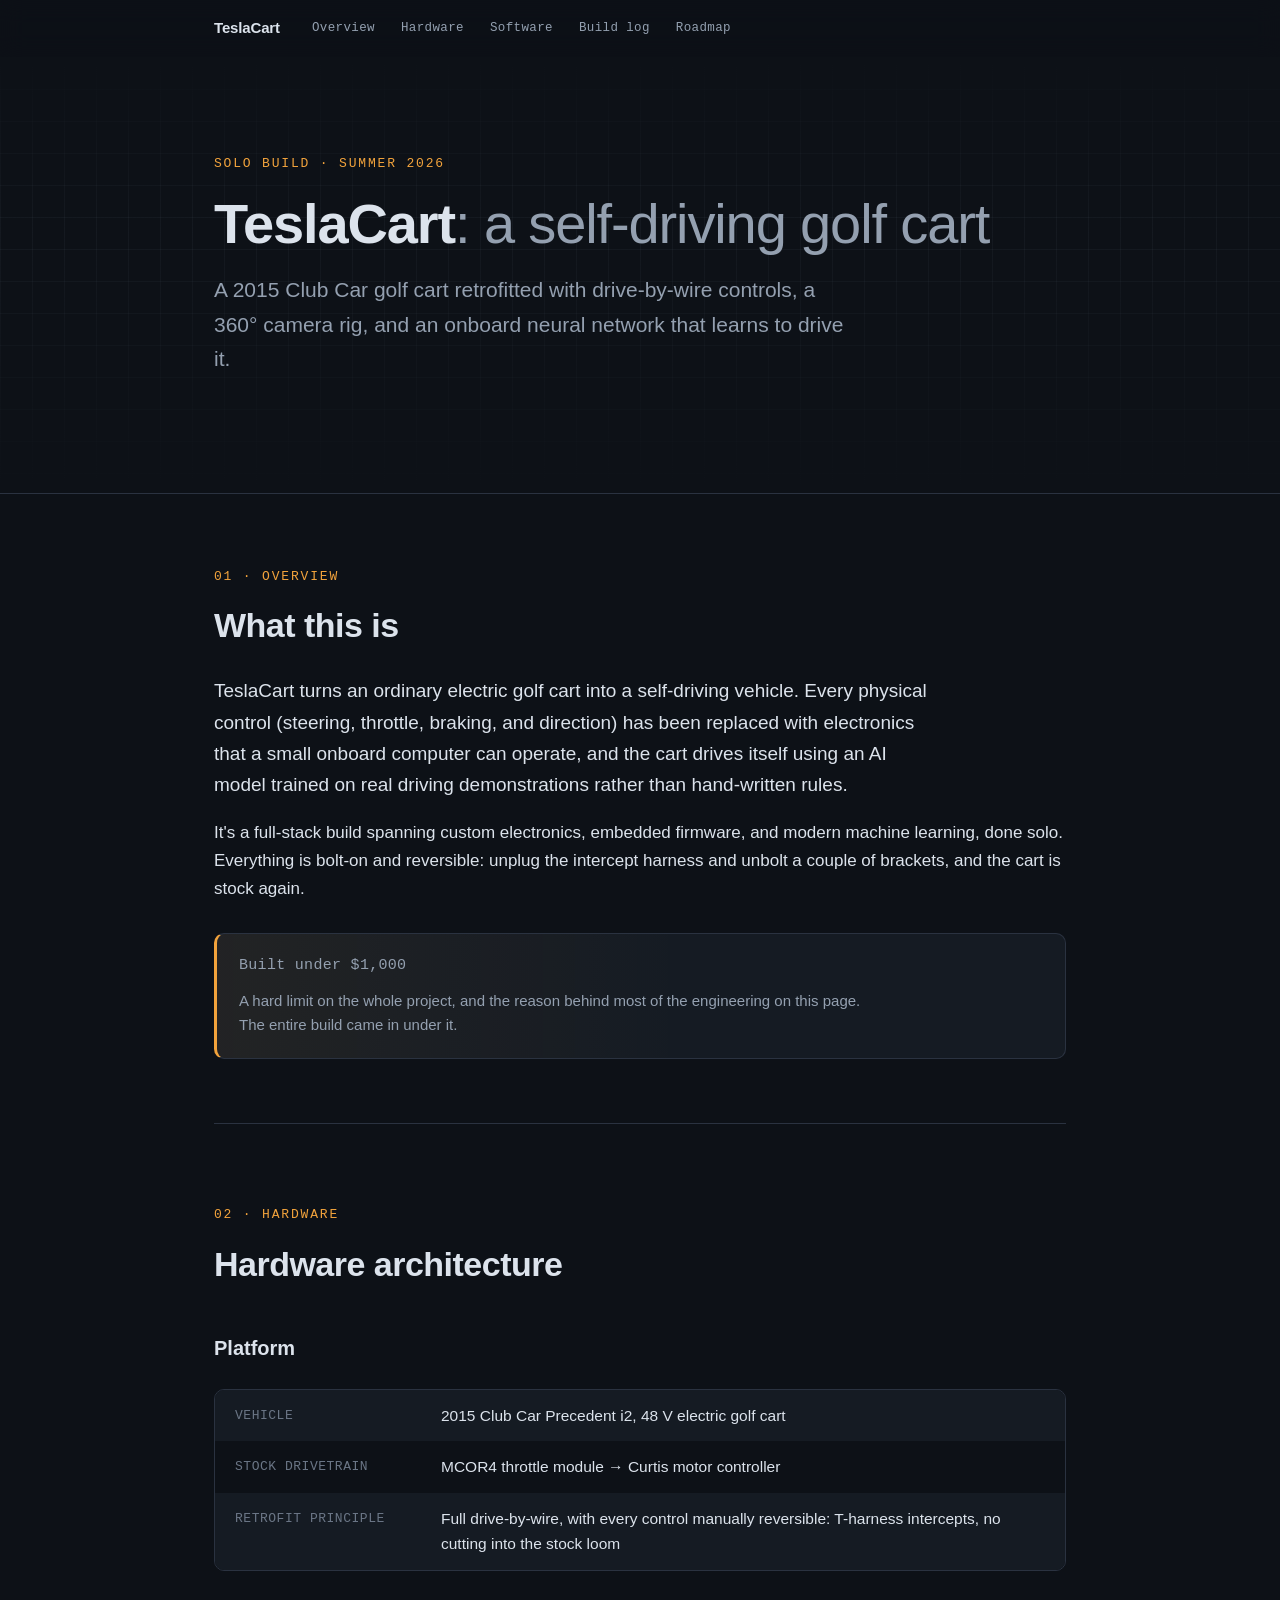
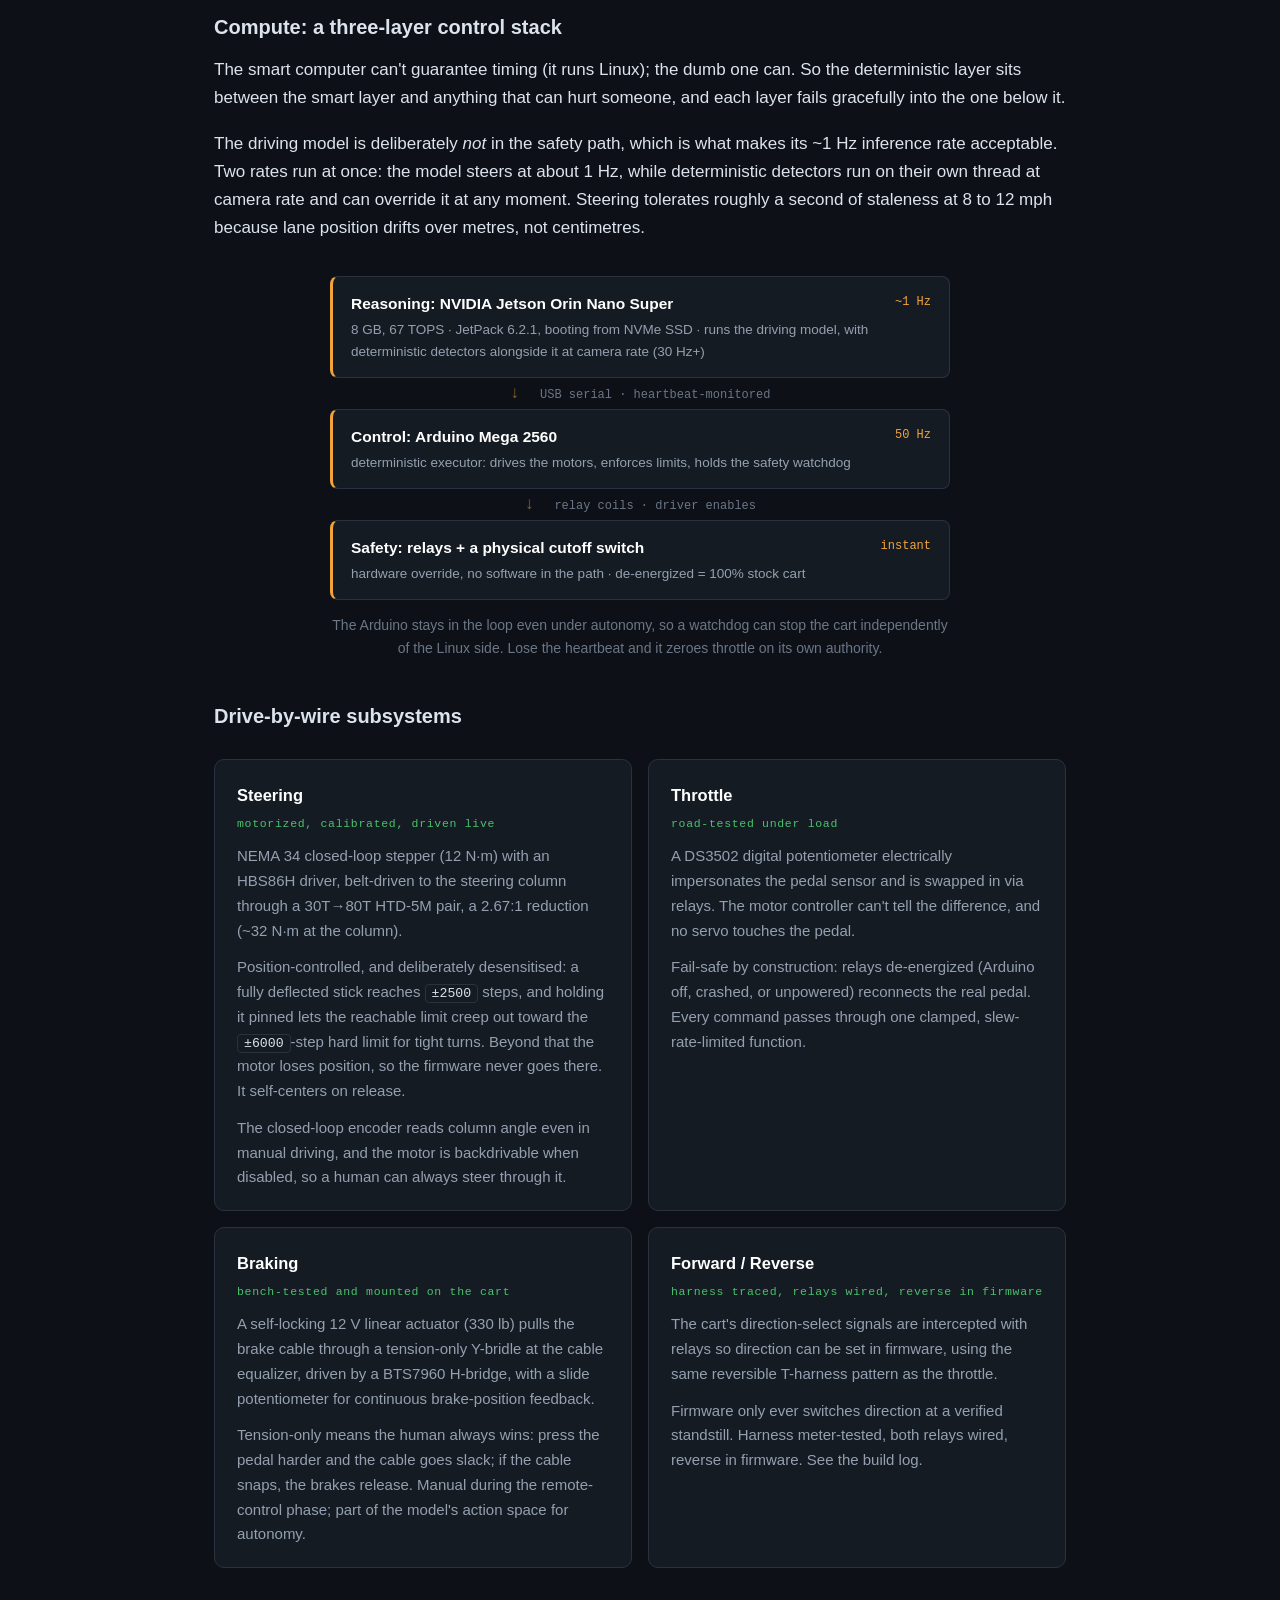
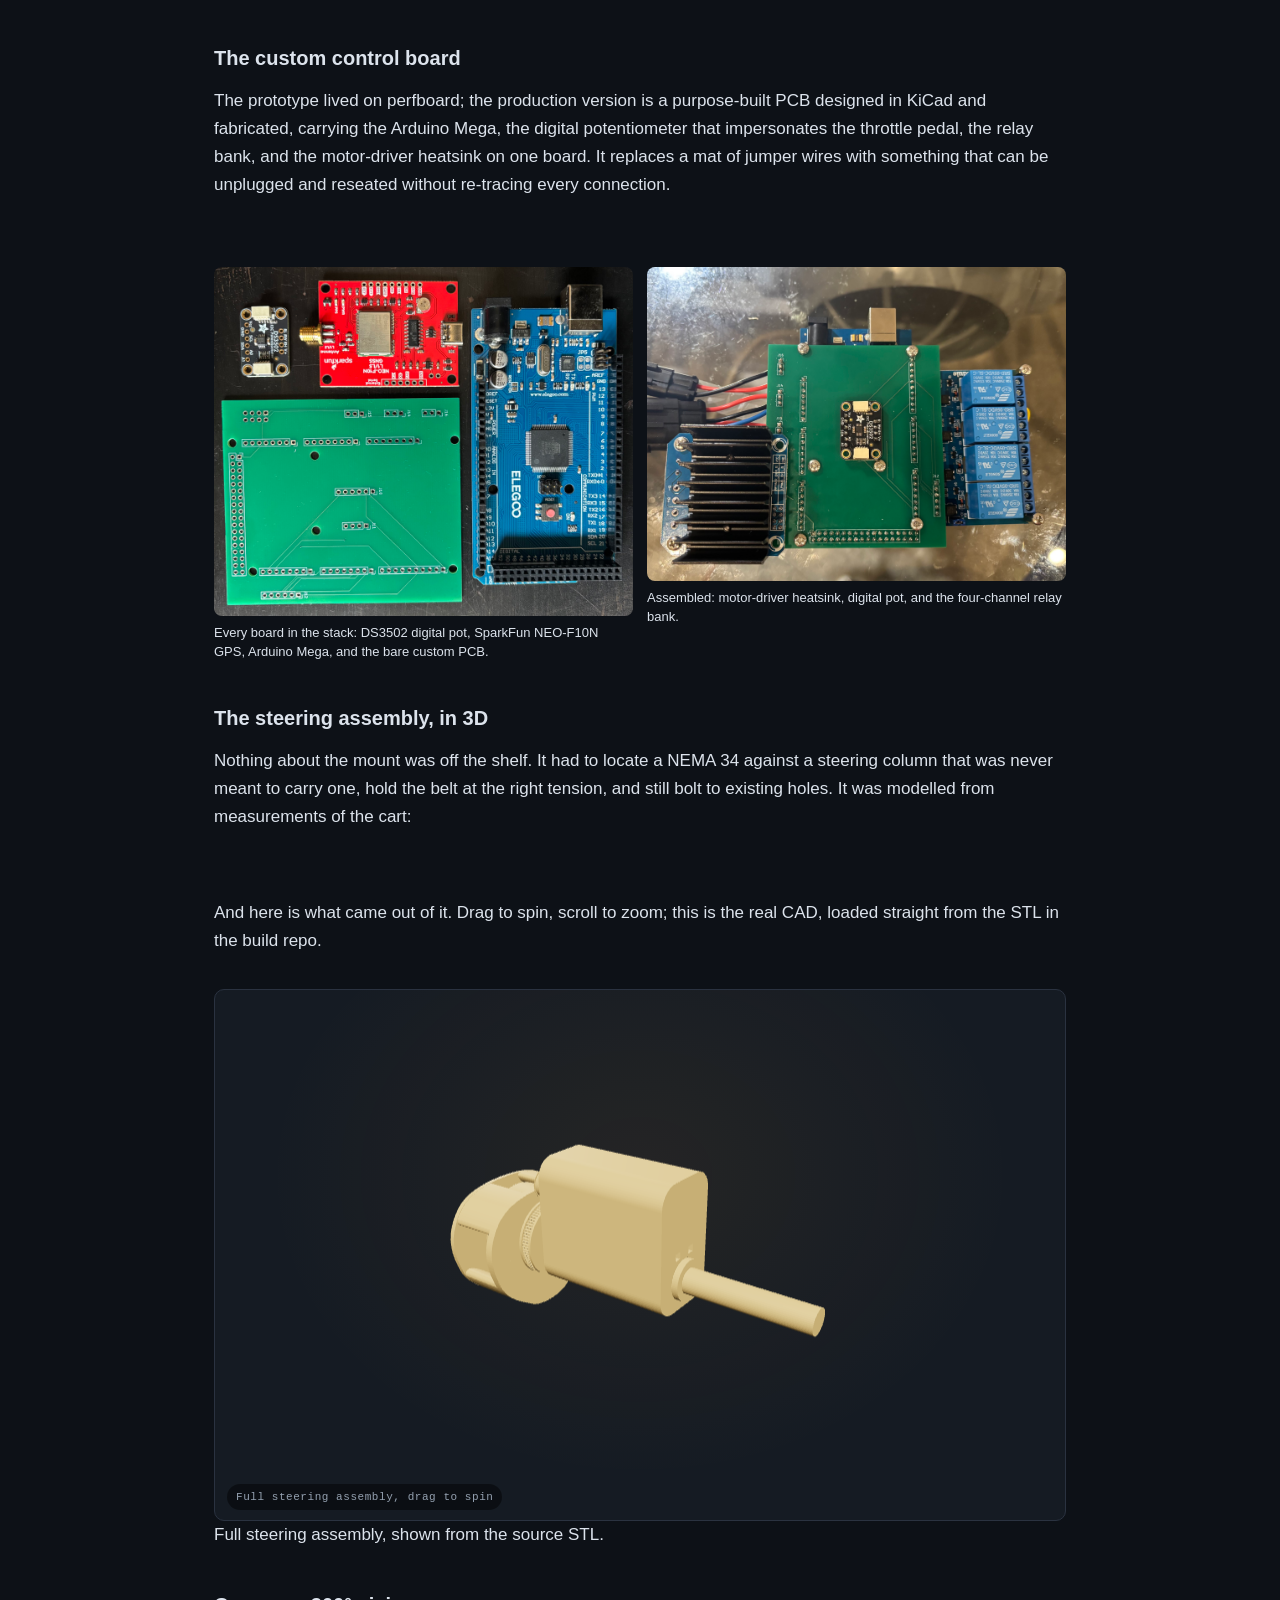
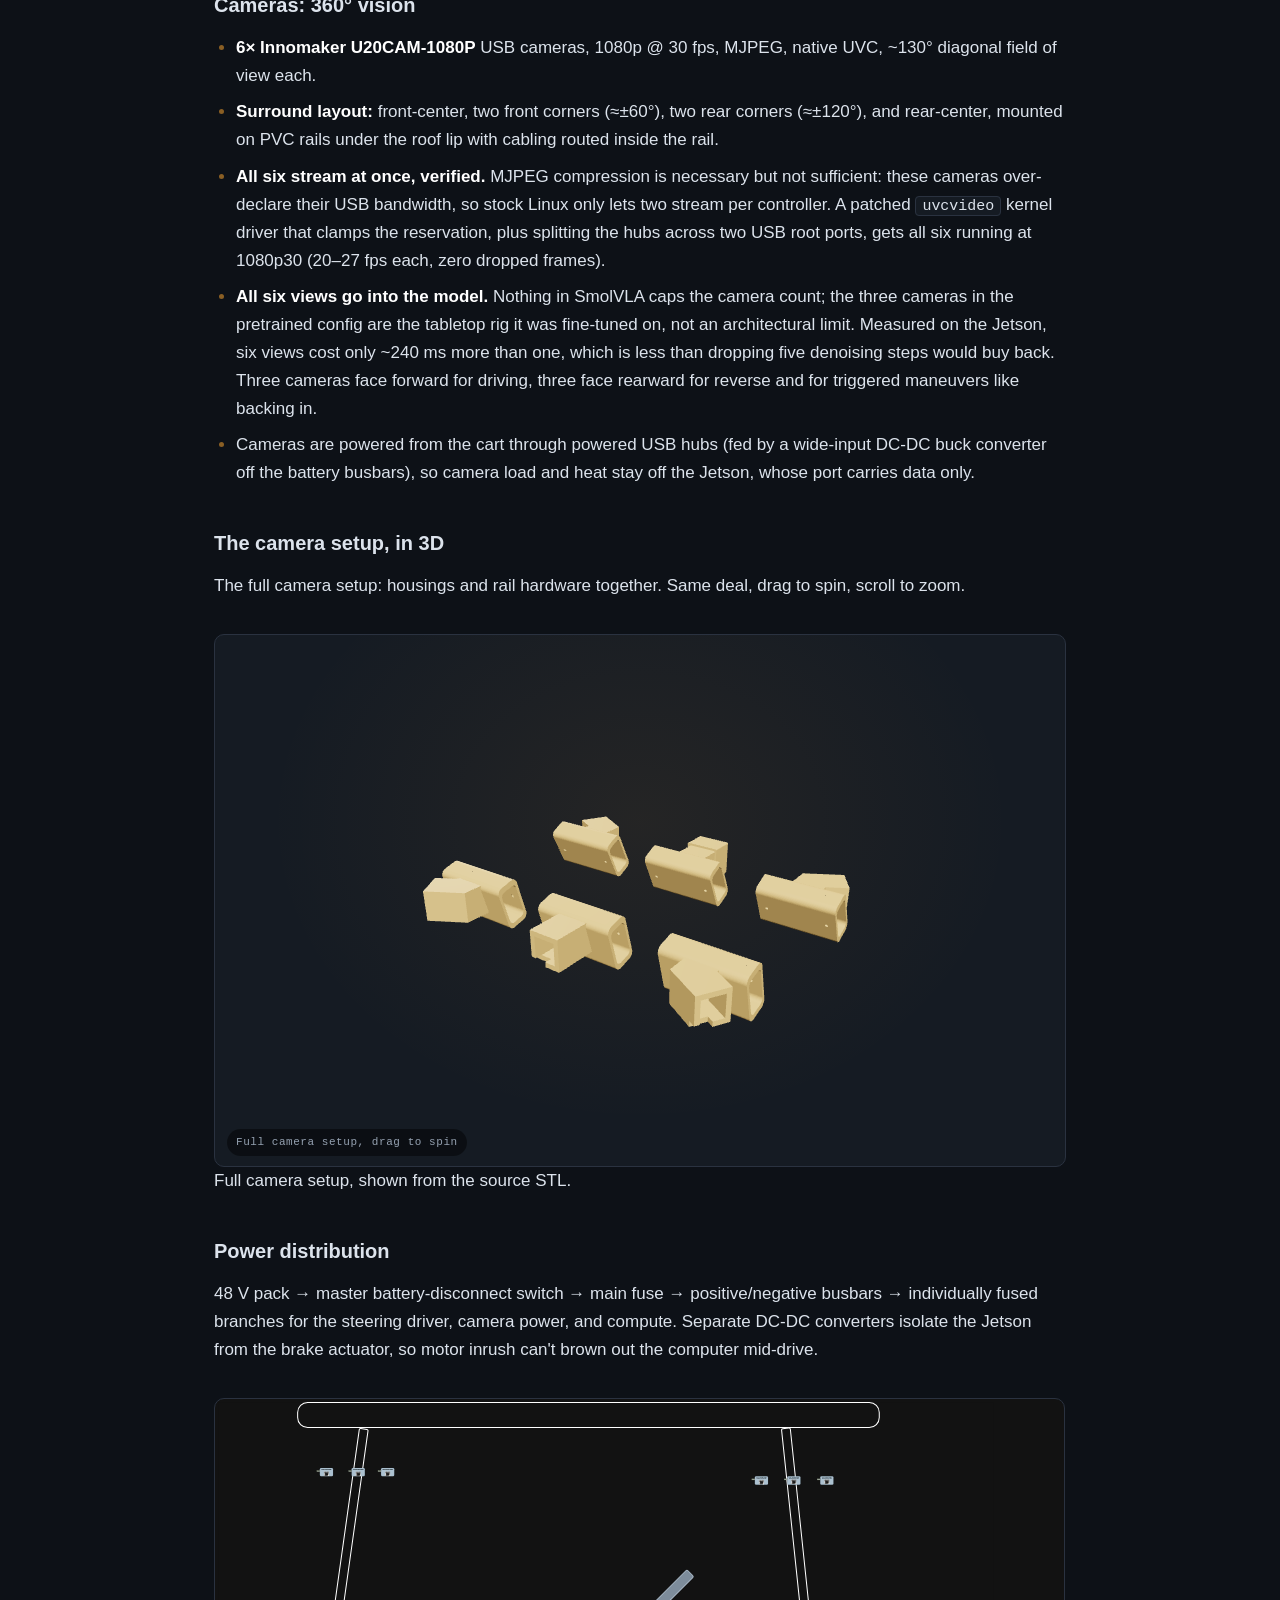
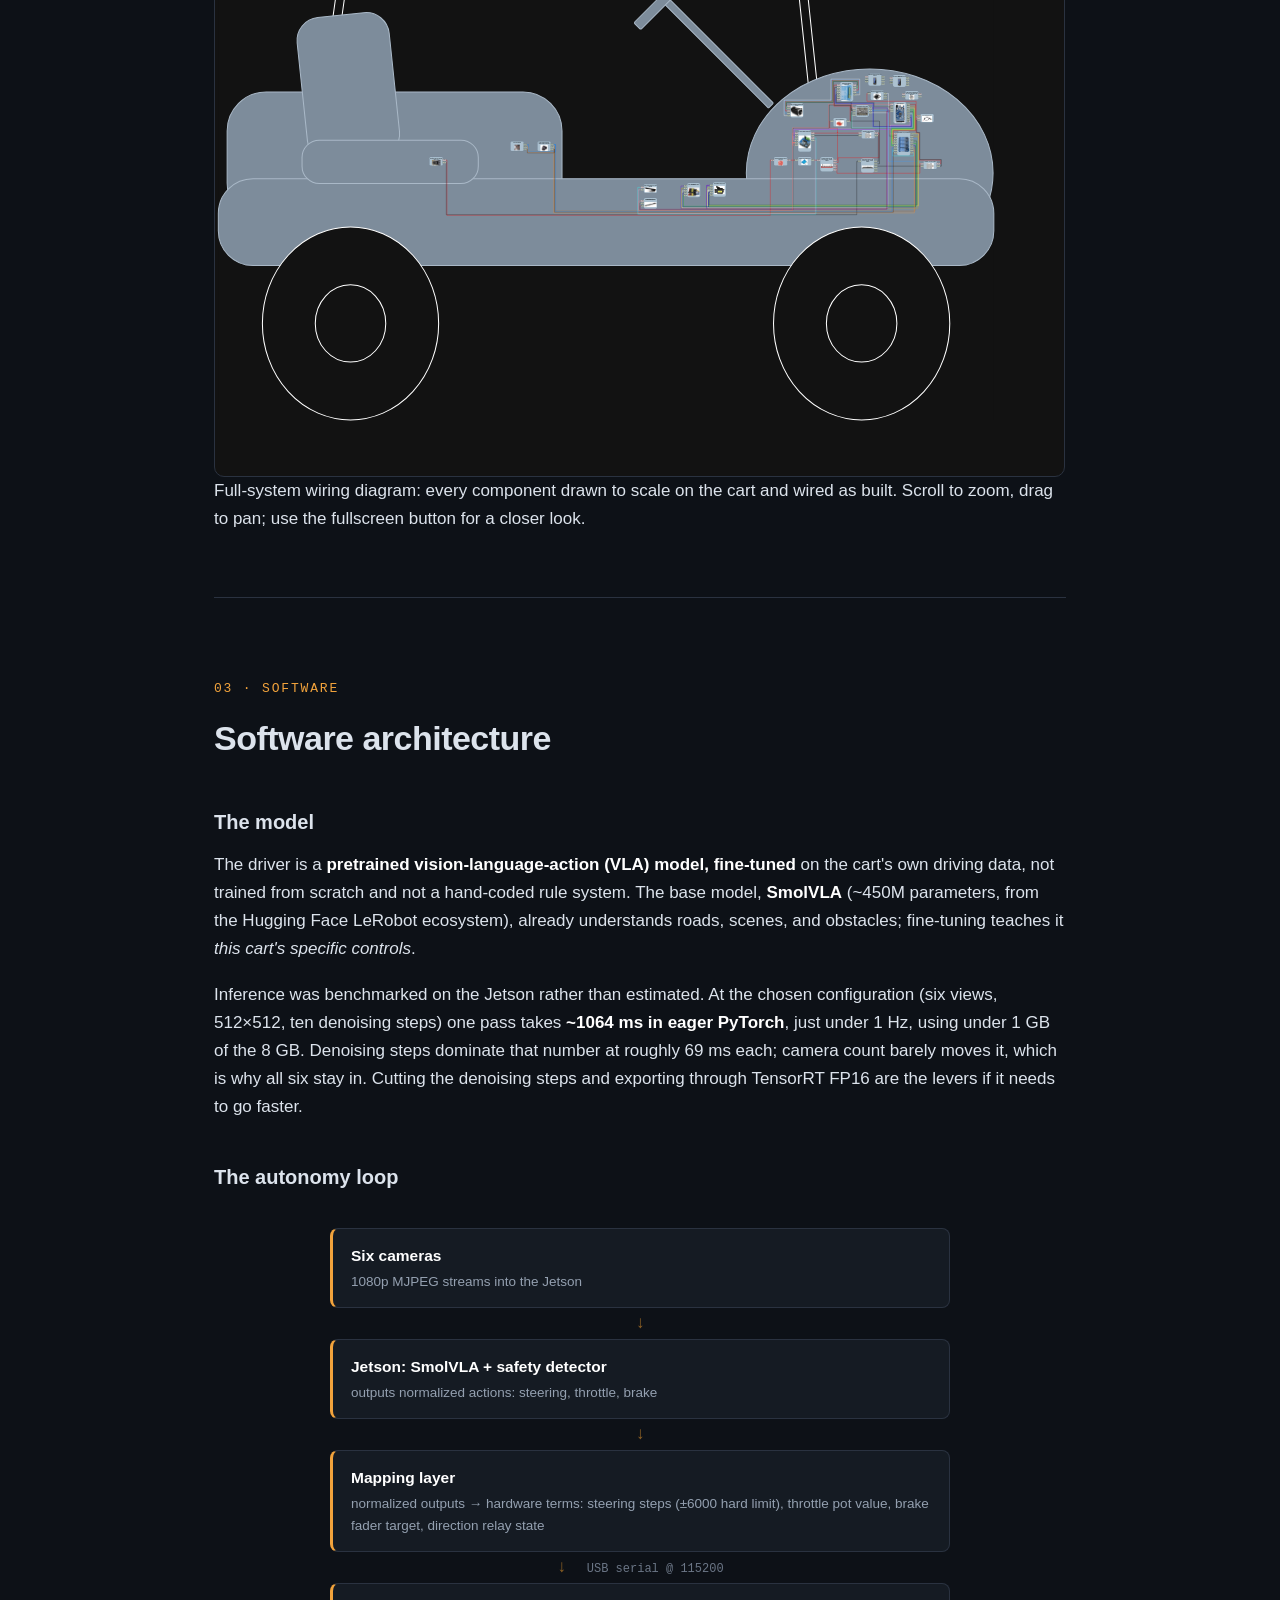
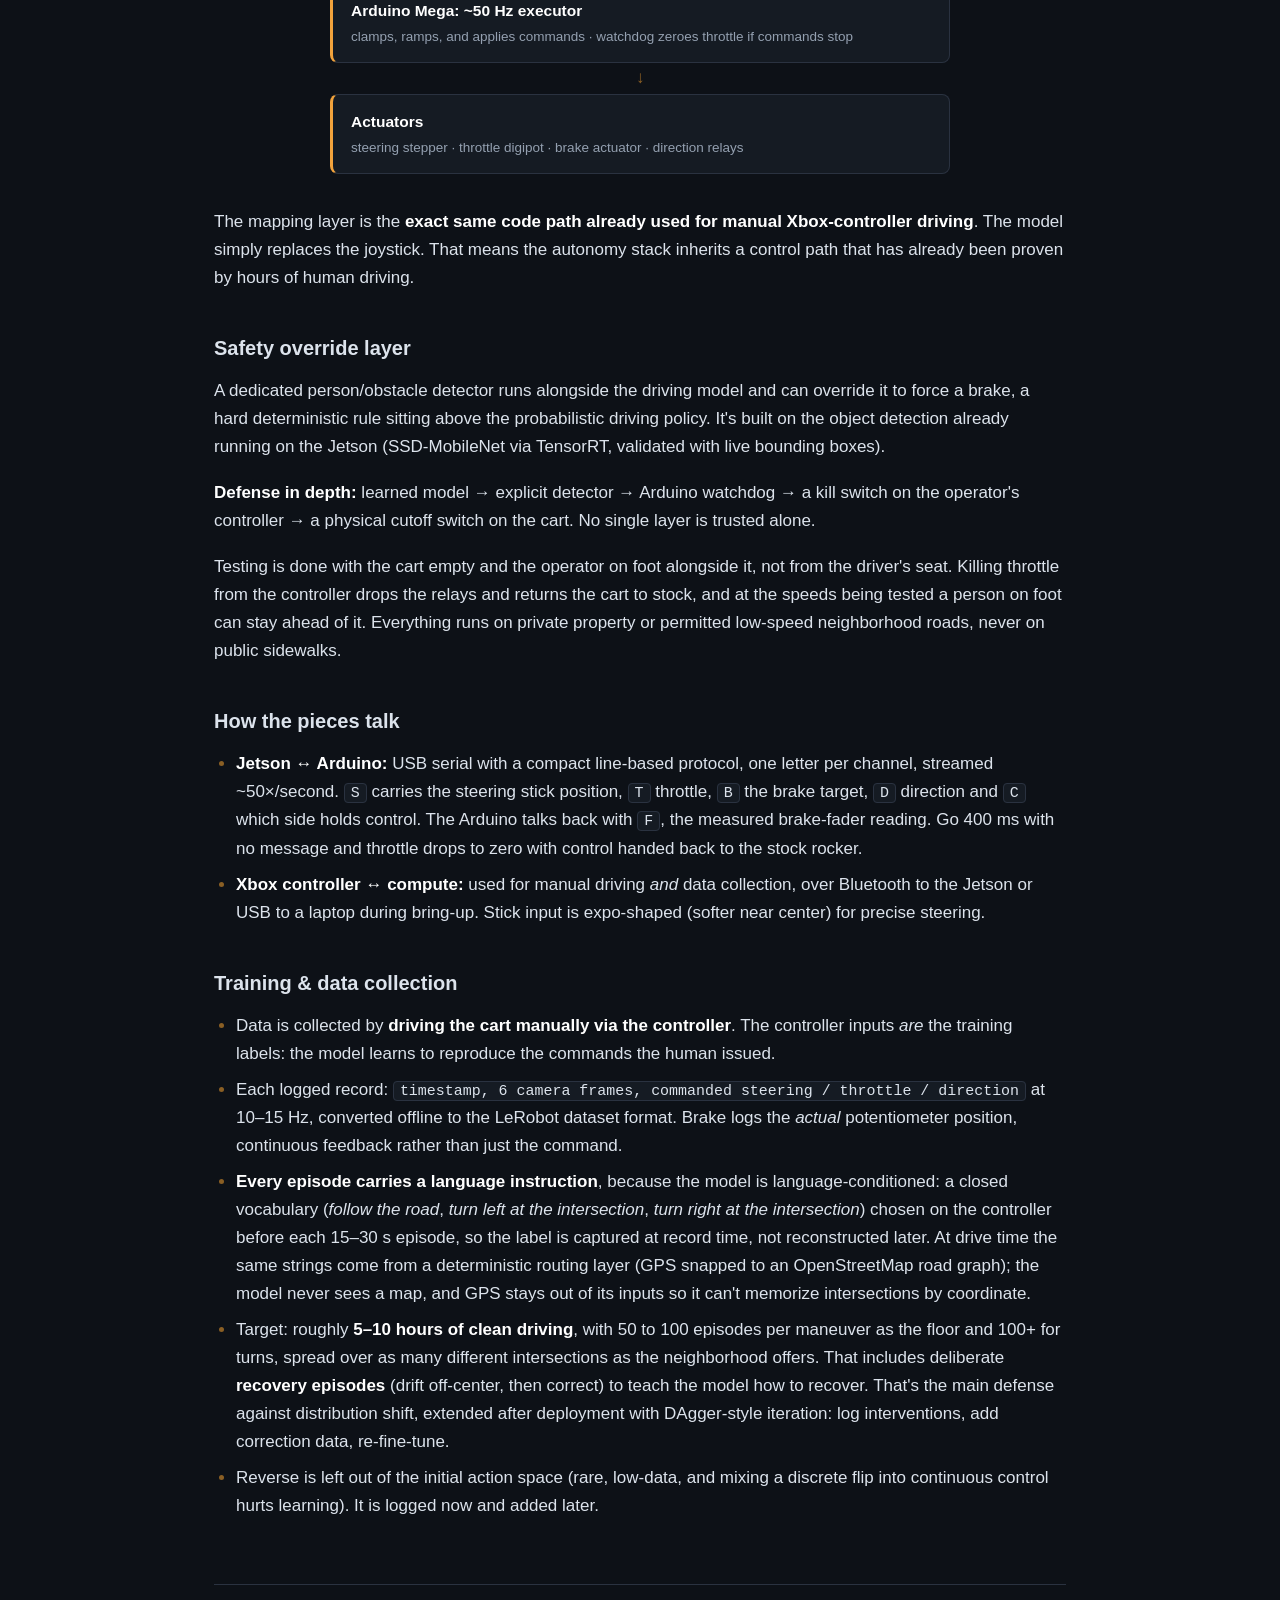
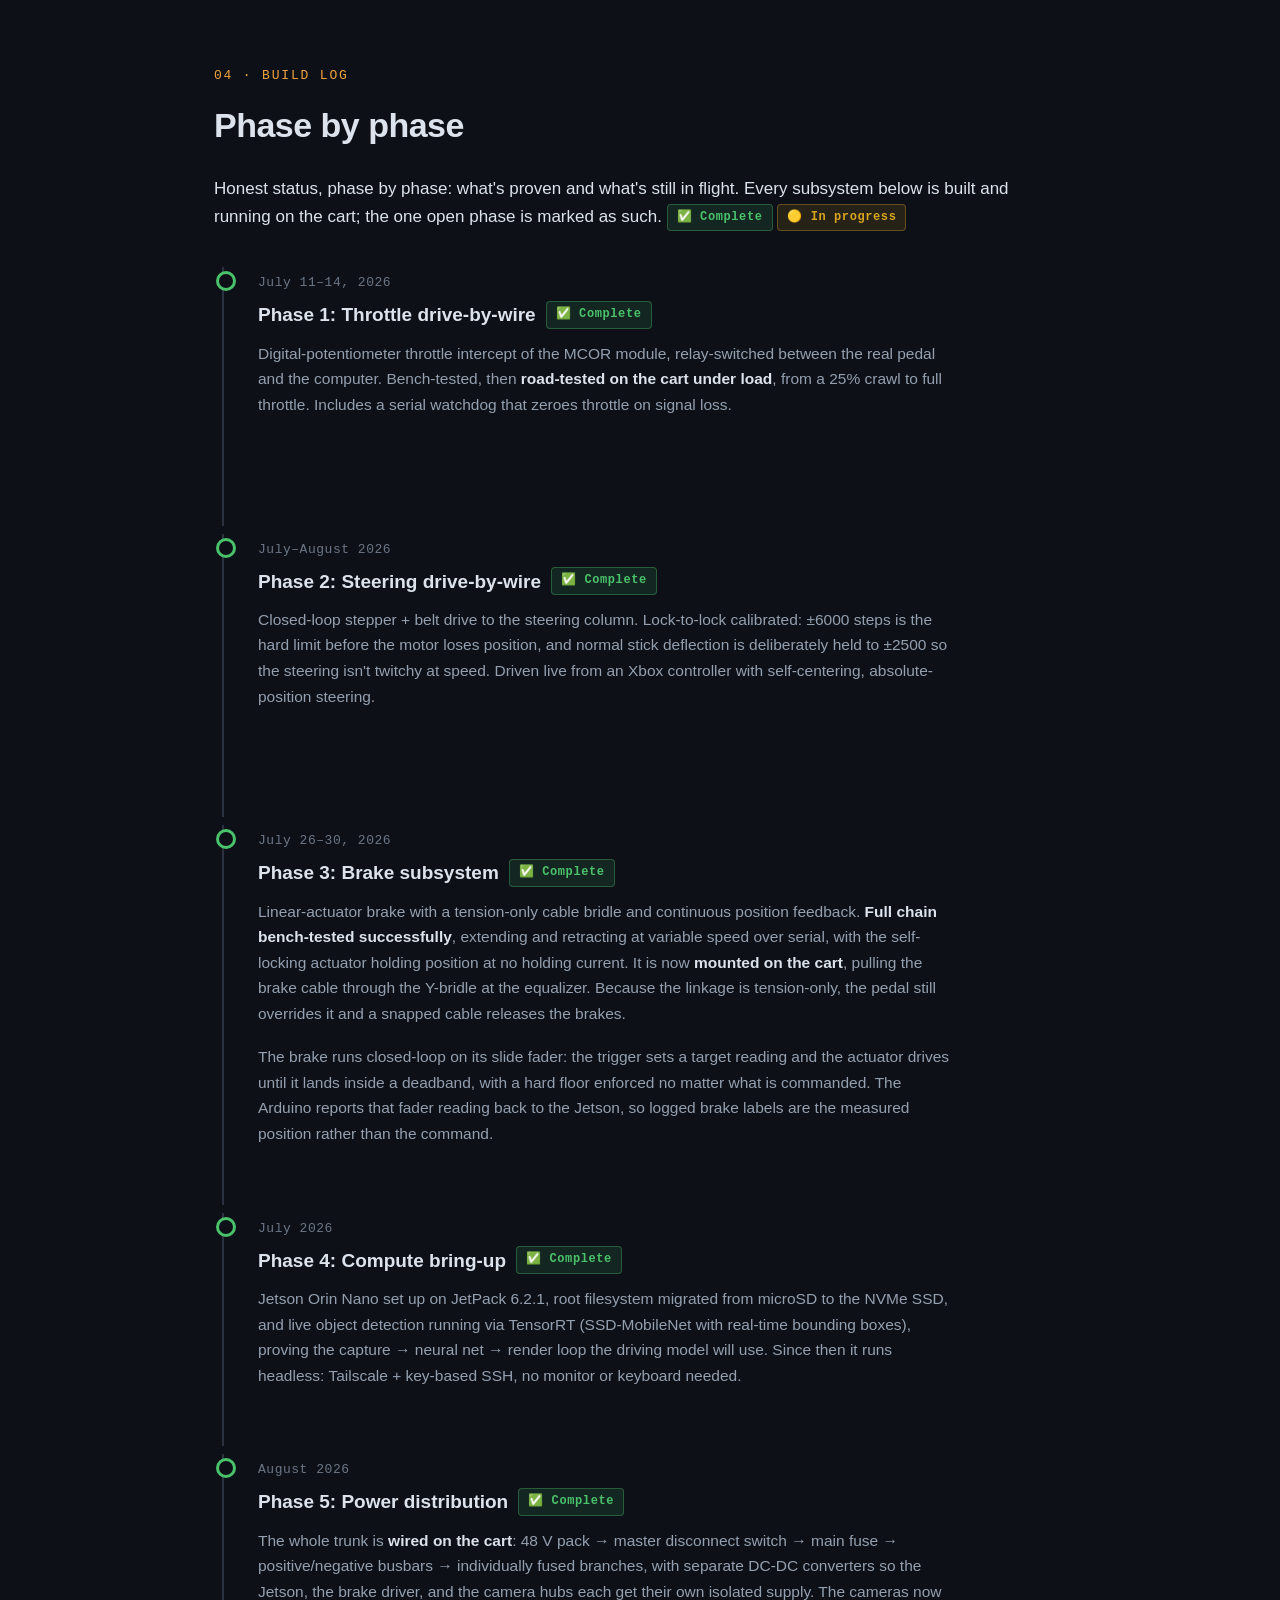
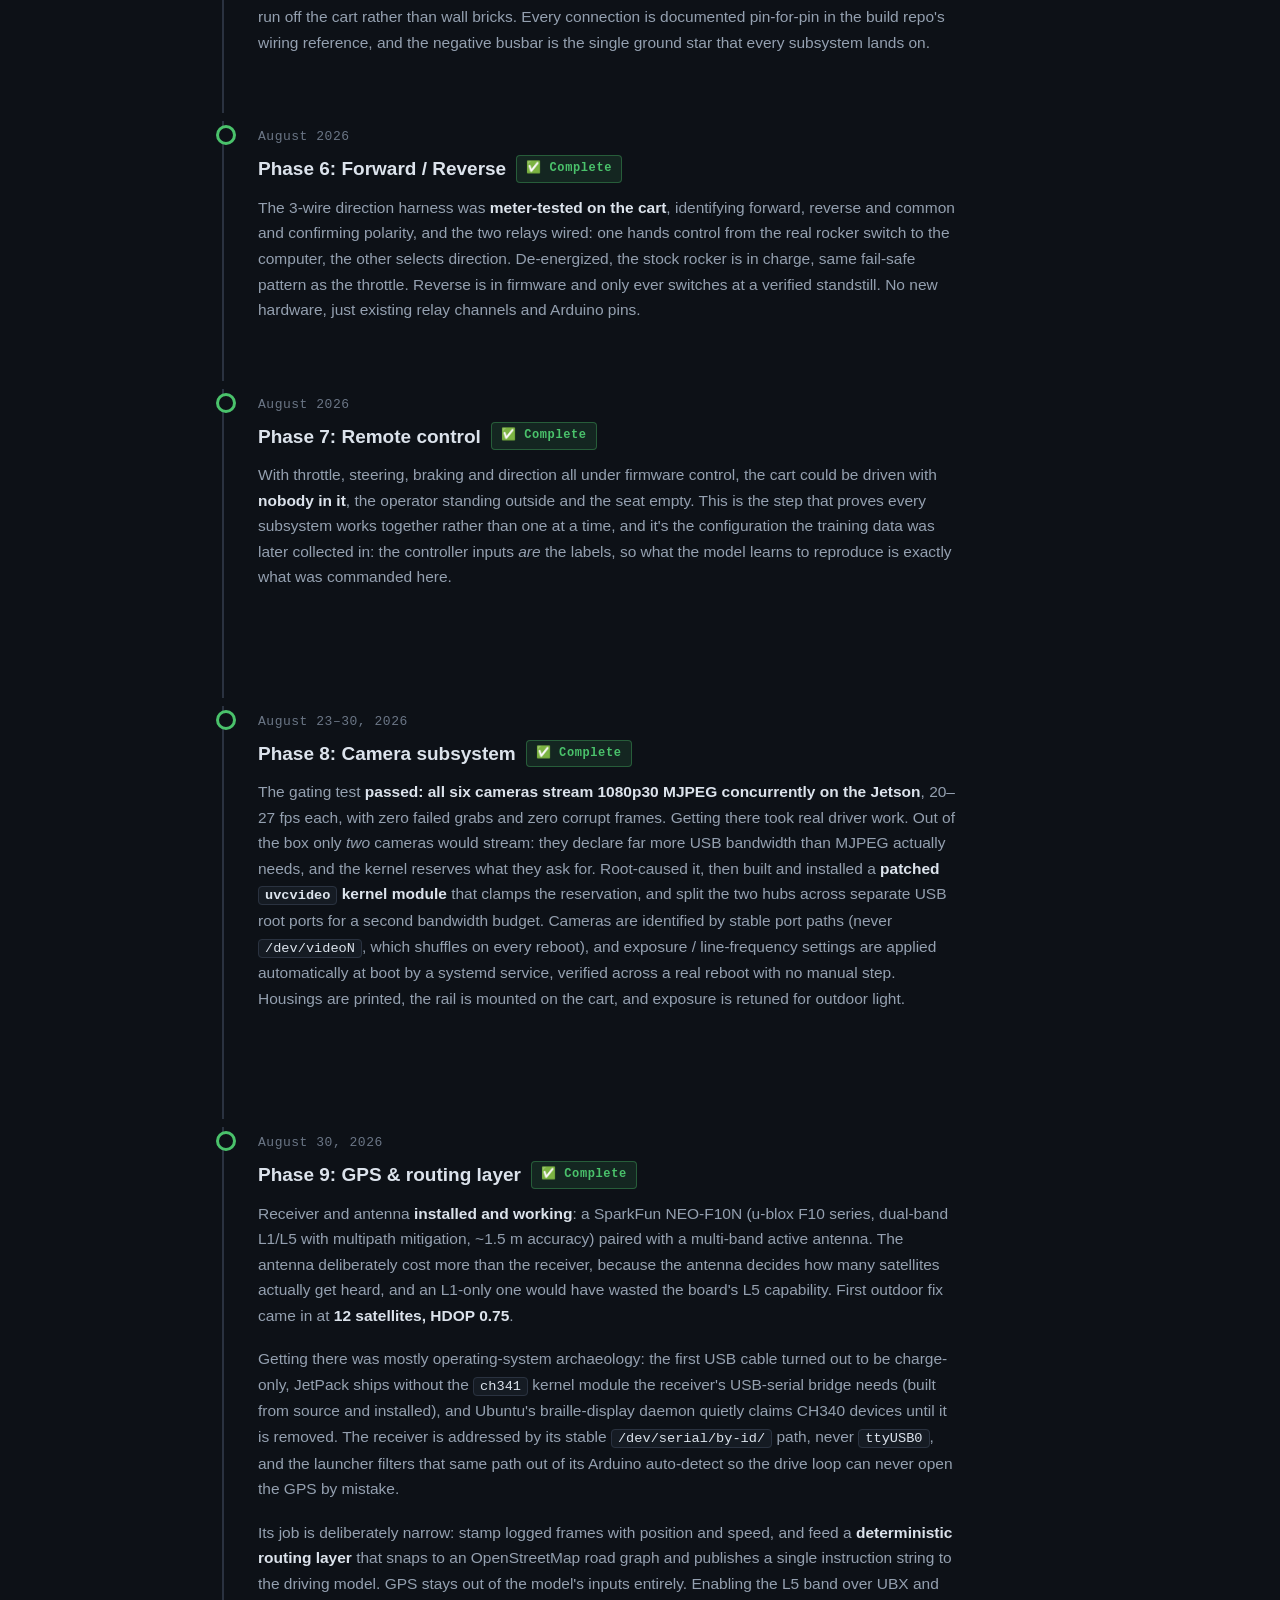
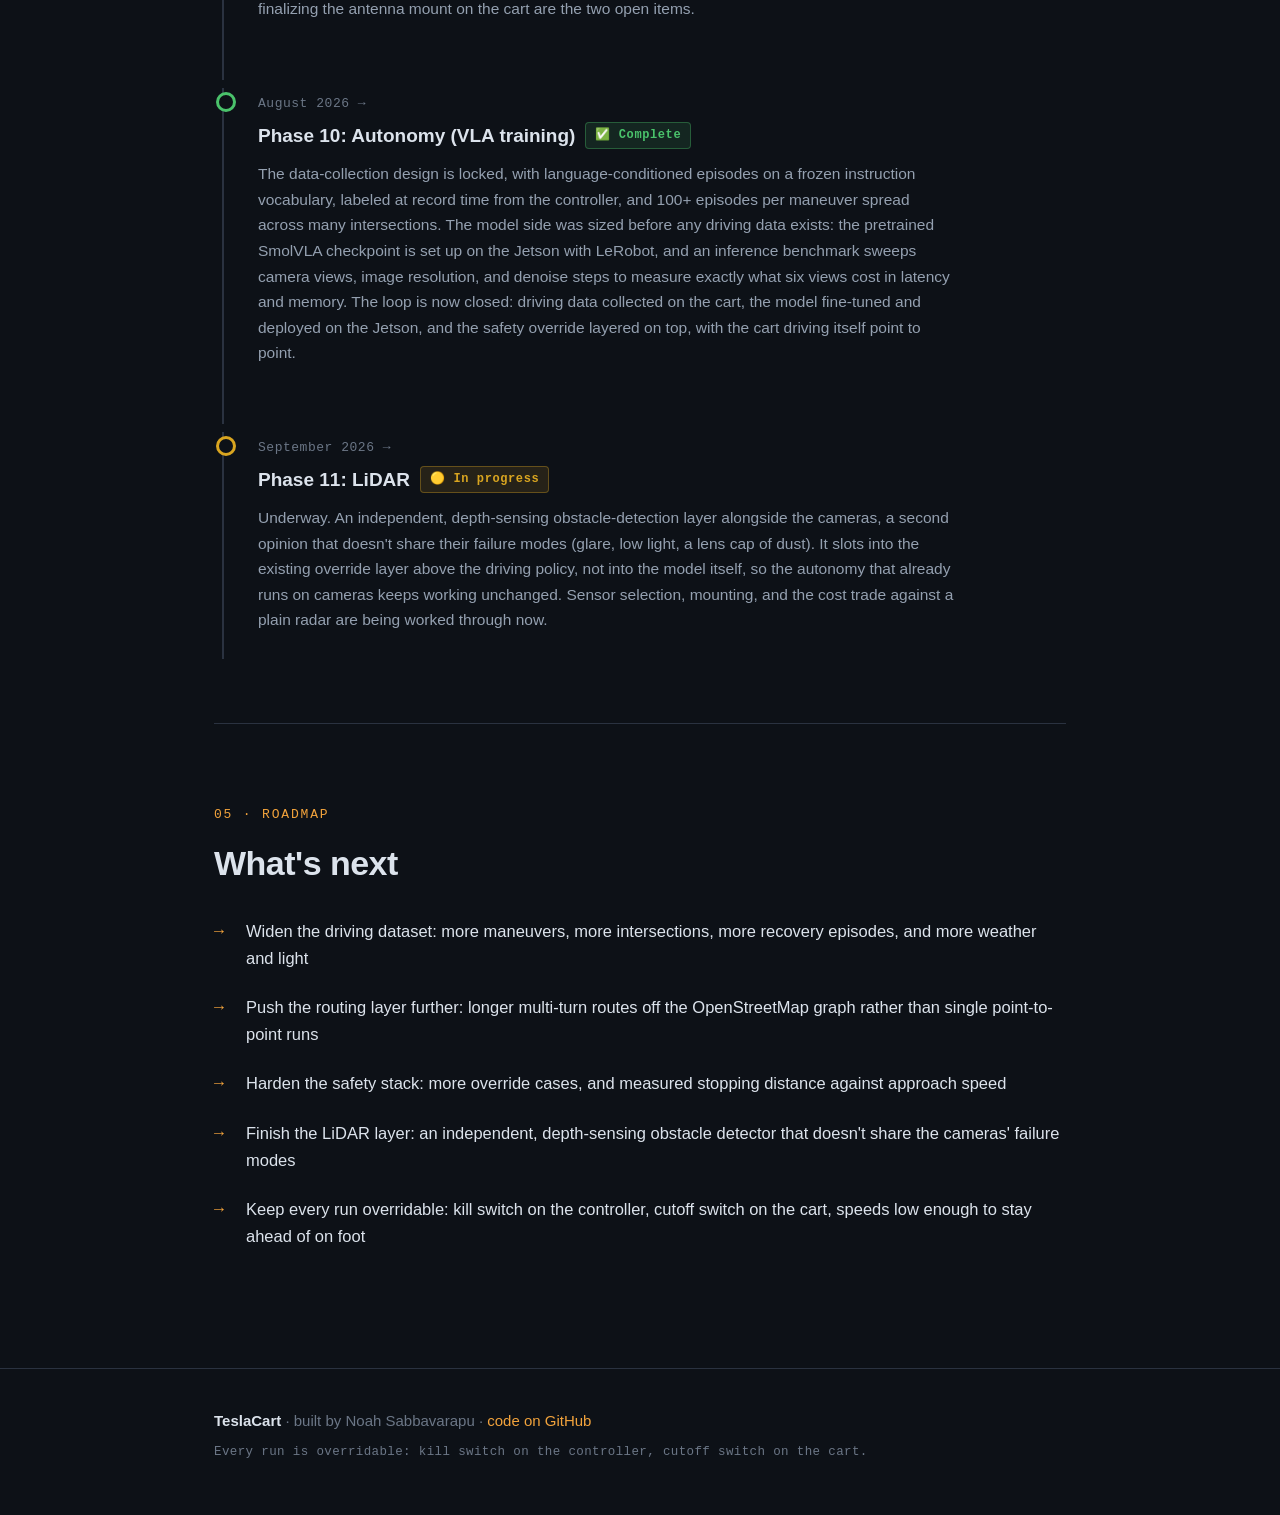
<file: index.html>
<!DOCTYPE html>
<html lang="en">
<head>
<meta charset="utf-8">
<meta name="viewport" content="width=device-width, initial-scale=1">
<title>TeslaCart: a self-driving golf cart</title>
<meta name="description" content="A 2015 Club Car golf cart retrofitted with drive-by-wire controls, a 360° camera rig, and an onboard neural network that learns to drive it. Solo full-stack build for under $1,000: custom electronics, embedded firmware, and imitation learning.">
<meta property="og:title" content="TeslaCart: a self-driving golf cart">
<meta property="og:description" content="Drive-by-wire retrofit + a fine-tuned vision-language-action model, built solo for under $1,000.">
<meta property="og:type" content="website">
<!-- og:image must be a still image; every on-page subject that was filmed is a looping video -->
<meta property="og:image" content="assets/social-card.jpg">
<link rel="stylesheet" href="styles.css">
<link rel="icon" href="data:image/svg+xml,<svg xmlns='http://www.w3.org/2000/svg' viewBox='0 0 100 100'><text y='.9em' font-size='90'>⛳</text></svg>">
</head>
<body>

<!-- ================================================================
     STICKY SECTION NAV
     One scrolling page; these jump to each section and highlight whichever
     one you're currently in.
     ================================================================ -->
<nav class="snav" aria-label="Sections">
  <div class="snav-wrap">
    <a class="snav-brand" href="#top">TeslaCart</a>
    <div class="snav-tabs" role="list">
      <a href="#overview"  data-sec="overview">Overview</a>
      <a href="#hardware"  data-sec="hardware">Hardware</a>
      <a href="#software"  data-sec="software">Software</a>
      <a href="#build-log" data-sec="build-log">Build log</a>
      <a href="#next"      data-sec="next">Roadmap</a>
    </div>
    <!-- Code link, hidden until the build repo is public. Restore by uncommenting:
    <a class="snav-repo" href="https://github.com/NoahSabb/TeslaCart">Code</a>
    -->
  </div>
</nav>

<!-- ================================================================
     1. HERO
     ================================================================ -->
<header class="hero" id="top">
  <div class="wrap">
    <p class="eyebrow">Solo build · Summer 2026</p>
    <h1>TeslaCart<span class="thin">: a self-driving golf cart</span></h1>
    <p class="subhead">A 2015 Club Car golf cart retrofitted with drive-by-wire
      controls, a 360° camera rig, and an onboard neural network that learns
      to drive it.</p>

    <figure class="media hero-player">
      <video autoplay muted loop playsinline preload="metadata" data-autoplay
             poster="assets/hero-poster.jpg"
             aria-label="Overview walkthrough of the finished TeslaCart">
        <source src="assets/hero.mp4" type="video/mp4">
      </video>
      <div class="vctl">
        <button type="button" class="vctl-btn" data-act="back" aria-label="Back 10 seconds">&#8634;10</button>
        <button type="button" class="vctl-btn vctl-toggle" data-act="toggle" aria-label="Pause">&#10074;&#10074;</button>
        <button type="button" class="vctl-btn" data-act="fwd" aria-label="Forward 10 seconds">10&#8635;</button>
        <input type="range" class="vctl-seek" min="0" max="1000" value="0" step="1"
               aria-label="Seek through the video">
        <span class="vctl-time">0:00 / 0:00</span>
      </div>
    </figure>
  </div>
</header>

<main>

<!-- ================================================================
     2. PROJECT OVERVIEW
     ================================================================ -->
<section id="overview">
  <div class="wrap">
    <p class="sec-label">01 · Overview</p>
    <h2>What this is</h2>
    <p class="lede">TeslaCart turns an ordinary electric golf cart into a
      self-driving vehicle. Every physical control (steering, throttle,
      braking, and direction) has been replaced with electronics that a small
      onboard computer can operate, and the cart drives itself using an AI
      model trained on real driving demonstrations rather than hand-written
      rules.</p>
    <p>It's a full-stack build spanning custom electronics, embedded firmware,
      and modern machine learning, done solo. Everything is bolt-on and
      reversible: unplug the intercept harness and unbolt a couple of
      brackets, and the cart is stock again.</p>

    <aside class="constraint">
      <p class="constraint-figure">Built under $1,000</p>
      <p>A hard limit on the whole project, and the reason behind most of the
        engineering on this page. The entire build came in under it.</p>
    </aside>

    <figure class="media">
      <video muted loop playsinline preload="metadata" data-autoplay
             aria-label="Walkthrough of the steering, brake, camera and GPS subsystems on the cart">
        <source src="assets/subsystem-showcase.mp4" type="video/mp4">
      </video>
      <figcaption>Every subsystem in one pass: the steering motor on the column,
        the brake actuator under the floor, a camera on the roof rail, and the GPS.</figcaption>
    </figure>
    <hr class="sec-rule">
  </div>
</section>

<!-- ================================================================
     3. HARDWARE ARCHITECTURE
     ================================================================ -->
<section id="hardware">
  <div class="wrap">
    <p class="sec-label">02 · Hardware</p>
    <h2>Hardware architecture</h2>

    <h3>Platform</h3>
    <dl class="kv">
      <div><dt>Vehicle</dt><dd>2015 Club Car Precedent i2, 48&nbsp;V electric golf cart</dd></div>
      <div><dt>Stock drivetrain</dt><dd>MCOR4 throttle module → Curtis motor controller</dd></div>
      <div><dt>Retrofit principle</dt><dd>Full drive-by-wire, with every control manually reversible: T-harness intercepts, no cutting into the stock loom</dd></div>
    </dl>

    <h3>Compute: a three-layer control stack</h3>
    <p>The smart computer can't guarantee timing (it runs Linux); the dumb one
      can. So the deterministic layer sits between the smart layer and anything
      that can hurt someone, and each layer fails gracefully into the one
      below it.</p>
    <p>The driving model is deliberately <em>not</em> in the safety path, which
      is what makes its ~1&nbsp;Hz inference rate acceptable. Two rates run at
      once: the model steers at about 1&nbsp;Hz, while deterministic detectors
      run on their own thread at camera rate and can override it at any moment.
      Steering tolerates roughly a second of staleness at 8&nbsp;to&nbsp;12&nbsp;mph
      because lane position drifts over metres, not centimetres.</p>

    <div class="diagram" role="img" aria-label="Three-layer control stack: Jetson reasoning layer, Arduino control layer, hardware safety layer">
      <div class="d-box">
        <span class="d-rate">~1&nbsp;Hz</span>
        <div class="d-title">Reasoning: NVIDIA Jetson Orin Nano Super</div>
        <div class="d-sub">8&nbsp;GB, 67 TOPS · JetPack 6.2.1, booting from NVMe SSD · runs the driving model, with deterministic detectors alongside it at camera rate (30&nbsp;Hz+)</div>
      </div>
      <div class="d-arrow">↓ <span class="d-note">USB serial · heartbeat-monitored</span></div>
      <div class="d-box">
        <span class="d-rate">50&nbsp;Hz</span>
        <div class="d-title">Control: Arduino Mega 2560</div>
        <div class="d-sub">deterministic executor: drives the motors, enforces limits, holds the safety watchdog</div>
      </div>
      <div class="d-arrow">↓ <span class="d-note">relay coils · driver enables</span></div>
      <div class="d-box">
        <span class="d-rate">instant</span>
        <div class="d-title">Safety: relays + a physical cutoff switch</div>
        <div class="d-sub">hardware override, no software in the path · de-energized = 100% stock cart</div>
      </div>
      <p class="diagram-caption">The Arduino stays in the loop even under
        autonomy, so a watchdog can stop the cart independently of the Linux
        side. Lose the heartbeat and it zeroes throttle on its own authority.</p>
    </div>

    <h3>Drive-by-wire subsystems</h3>
    <div class="cards">
      <div class="card">
        <h4>Steering
          <span class="status-inline st-done">motorized, calibrated, driven live</span></h4>
        <p>NEMA 34 closed-loop stepper (12&nbsp;N·m) with an HBS86H driver,
          belt-driven to the steering column through a 30T→80T HTD-5M pair, a 2.67:1
          reduction (~32&nbsp;N·m at the column).</p>
        <p>Position-controlled, and deliberately desensitised: a fully
          deflected stick reaches <code>±2500</code> steps, and holding it
          pinned lets the reachable limit creep out toward the
          <code>±6000</code>-step hard limit for tight turns. Beyond that the
          motor loses position, so the firmware never goes there. It
          self-centers on release.</p>
        <p>The closed-loop encoder reads column angle even in manual driving,
          and the motor is backdrivable when disabled, so a human can always
          steer through it.</p>
      </div>
      <div class="card">
        <h4>Throttle
          <span class="status-inline st-done">road-tested under load</span></h4>
        <p>A DS3502 digital potentiometer electrically impersonates the pedal
          sensor and is swapped in via relays. The motor controller can't
          tell the difference, and no servo touches the pedal.</p>
        <p>Fail-safe by construction: relays de-energized (Arduino off,
          crashed, or unpowered) reconnects the real pedal. Every command
          passes through one clamped, slew-rate-limited function.</p>
      </div>
      <div class="card">
        <h4>Braking
          <span class="status-inline st-done">bench-tested and mounted on the cart</span></h4>
        <p>A self-locking 12&nbsp;V linear actuator (330&nbsp;lb) pulls the
          brake cable through a tension-only Y-bridle at the cable equalizer,
          driven by a BTS7960 H-bridge, with a slide potentiometer for
          continuous brake-position feedback.</p>
        <p>Tension-only means the human always wins: press the pedal harder
          and the cable goes slack; if the cable snaps, the brakes release.
          Manual during the remote-control phase; part of the model's action
          space for autonomy.</p>
      </div>
      <div class="card">
        <h4>Forward / Reverse
          <span class="status-inline st-done">harness traced, relays wired, reverse in firmware</span></h4>
        <p>The cart's direction-select signals are intercepted with relays so
          direction can be set in firmware, using the same reversible T-harness
          pattern as the throttle.</p>
        <p>Firmware only ever switches direction at a verified standstill.
          Harness meter-tested, both relays wired, reverse in firmware. See
          the build log.</p>
      </div>
    </div>

    <div class="media-grid">
      <figure class="media">
        <video muted loop playsinline preload="metadata" data-autoplay
               aria-label="Timelapse of the drive-by-wire boards being soldered, from bare perfboard to finished assembly">
          <source src="assets/soldering.mp4" type="video/mp4">
        </video>
        <figcaption>Three soldering sessions back to back, from bare perfboard to finished
          drive-by-wire assemblies.</figcaption>
      </figure>
      <figure class="media">
        <video muted loop playsinline preload="metadata" data-autoplay
               aria-label="Close-up of wires being soldered and tinned">
          <source src="assets/soldering-wires.mp4" type="video/mp4">
        </video>
        <figcaption>Tinning and joining the harness leads.</figcaption>
      </figure>
      <figure class="media">
        <video muted loop playsinline preload="metadata" data-autoplay
               aria-label="Mounting the Arduino onto the dash board with standoffs">
          <source src="assets/dash-mounting.mp4" type="video/mp4">
        </video>
        <figcaption>Standing the controller off its mounting board.</figcaption>
      </figure>
      <figure class="media">
        <video muted loop playsinline preload="metadata" data-autoplay
               aria-label="Multimeter reading the digital potentiometer sweeping its output voltage">
          <source src="assets/throttle-pot.mp4" type="video/mp4">
        </video>
        <figcaption>Bench-testing the digital pot that stands in for the pedal.</figcaption>
      </figure>
    </div>

    <h3>The custom control board</h3>
    <p>The prototype lived on perfboard; the production version is a
      purpose-built PCB designed in KiCad and fabricated, carrying the Arduino
      Mega, the digital potentiometer that impersonates the throttle pedal, the
      relay bank, and the motor-driver heatsink on one board. It replaces a mat
      of jumper wires with something that can be unplugged and reseated without
      re-tracing every connection.</p>

    <div class="media-grid cols-3">
      <figure class="media">
        <video muted loop playsinline preload="metadata" data-autoplay
               aria-label="The PCB layout being zoomed out from in the design tool">
          <source src="assets/pcb-design.mp4" type="video/mp4">
        </video>
        <figcaption>Laying out the board.</figcaption>
      </figure>
      <figure class="media">
        <video muted loop playsinline preload="metadata" data-autoplay
               aria-label="Unboxing the fabricated printed circuit board">
          <source src="assets/pcb-unboxing.mp4" type="video/mp4">
        </video>
        <figcaption>The fabricated board arriving.</figcaption>
      </figure>
      <figure class="media">
        <video muted loop playsinline preload="metadata" data-autoplay
               aria-label="The assembled control board with relay bank and motor driver fitted">
          <source src="assets/pcb-assembly.mp4" type="video/mp4">
        </video>
        <figcaption>Populated and stacked on the Mega.</figcaption>
      </figure>
    </div>

    <div class="media-grid">
      <figure class="media">
        <img src="assets/boards-flatlay.jpg" alt="Flat lay of every board in the project: digital potentiometer, GPS module, Arduino Mega, and the bare custom PCB">
        <figcaption>Every board in the stack: DS3502 digital pot, SparkFun NEO-F10N GPS,
          Arduino Mega, and the bare custom PCB.</figcaption>
      </figure>
      <figure class="media">
        <img src="assets/pcb-layout.jpg" alt="The assembled control board with motor driver heatsink, digital potentiometer and four-channel relay board">
        <figcaption>Assembled: motor-driver heatsink, digital pot, and the
          four-channel relay bank.</figcaption>
      </figure>
    </div>

    <h3>The steering assembly, in 3D</h3>
    <p>Nothing about the mount was off the shelf. It had to locate a NEMA&nbsp;34
      against a steering column that was never meant to carry one, hold the belt
      at the right tension, and still bolt to existing holes. It was modelled
      from measurements of the cart:</p>

    <div class="media-grid">
      <figure class="media">
        <video muted loop playsinline preload="metadata" data-autoplay
               aria-label="Timelapse of the steering mount being modelled in CAD, part one">
          <source src="assets/cad-steering-1.mp4" type="video/mp4">
        </video>
        <figcaption>Modelling the mount, part one.</figcaption>
      </figure>
      <figure class="media">
        <video muted loop playsinline preload="metadata" data-autoplay
               aria-label="Timelapse of the steering mount being modelled in CAD, part two">
          <source src="assets/cad-steering-2.mp4" type="video/mp4">
        </video>
        <figcaption>Part two, through to the finished body.</figcaption>
      </figure>
    </div>

    <p>And here is what came out of it. Drag to spin, scroll to zoom; this is the
      real CAD, loaded straight from the STL in the build repo.</p>
    <figure class="media">
      <div class="m3d" data-stl="assets/steering-full.stl" data-rotate="-90,0,0"
           data-label="Full steering assembly, drag to spin"></div>
      <figcaption>Full steering assembly, shown from the source STL.</figcaption>
    </figure>

    <h3>Cameras: 360° vision</h3>
    <ul>
      <li><strong>6× Innomaker U20CAM-1080P</strong> USB cameras, 1080p @
        30&nbsp;fps, MJPEG, native UVC, ~130° diagonal field of view each.</li>
      <li><strong>Surround layout:</strong> front-center, two front corners
        (≈±60°), two rear corners (≈±120°), and rear-center, mounted on PVC
        rails under the roof lip with cabling routed inside the rail.</li>
      <li><strong>All six stream at once, verified.</strong> MJPEG compression
        is necessary but not sufficient: these cameras over-declare their USB
        bandwidth, so stock Linux only lets two stream per controller. A
        patched <code>uvcvideo</code> kernel driver that clamps the reservation,
        plus splitting the hubs across two USB root ports, gets all six running
        at 1080p30 (20–27&nbsp;fps each, zero dropped frames).</li>
      <li><strong>All six views go into the model.</strong> Nothing in SmolVLA
        caps the camera count; the three cameras in the pretrained config are
        the tabletop rig it was fine-tuned on, not an architectural limit.
        Measured on the Jetson, six views cost only ~240&nbsp;ms more than one,
        which is less than dropping five denoising steps would buy back. Three
        cameras face forward for driving, three face rearward for reverse and
        for triggered maneuvers like backing in.</li>
      <li>Cameras are powered from the cart through powered USB hubs (fed by
        a wide-input DC-DC buck converter off the battery busbars), so camera
        load and heat stay off the Jetson, whose port carries data only.</li>
    </ul>

    <h3>The camera setup, in 3D</h3>
    <p>The full camera setup: housings and rail hardware together. Same deal,
      drag to spin, scroll to zoom.</p>
    <figure class="media">
      <div class="m3d" data-stl="assets/camera-full.stl" data-rotate="-90,0,0"
           data-label="Full camera setup, drag to spin"></div>
      <figcaption>Full camera setup, shown from the source STL.</figcaption>
    </figure>

    <h3>Power distribution</h3>
    <p>48&nbsp;V pack → master battery-disconnect switch → main fuse →
      positive/negative busbars → individually fused branches for the steering
      driver, camera power, and compute. Separate DC-DC converters isolate the
      Jetson from the brake actuator, so motor inrush can't brown out the
      computer mid-drive.</p>

    <figure class="media">
      <video muted loop playsinline preload="metadata" data-autoplay
             aria-label="Timelapse of the wiring diagram being drawn, condensed from three hours of work">
        <source src="assets/drawio-timelapse.mp4" type="video/mp4">
      </video>
      <figcaption>The whole diagram being drawn, just over three hours condensed
        into fifteen seconds.</figcaption>
    </figure>

    <!-- The live draw.io diagram: the real .drawio file rendered by draw.io's own
         viewer, so it is identical to the editor and stays vector at any zoom.
         Loads only when scrolled into view. -->
    <figure class="media">
      <div class="dio" data-src="assets/wiring-diagram.drawio">
        <div class="dio-status">loading the wiring diagram&hellip;</div>
      </div>
      <figcaption>Full-system wiring diagram: every component drawn to scale on
        the cart and wired as built. Scroll to zoom, drag to pan; use the
        fullscreen button for a closer look.</figcaption>
    </figure>

    <figure class="media">
      <video muted loop playsinline preload="metadata" data-autoplay
             aria-label="Close-up of the retrofit electronics: Arduino Mega, relay board, motor drivers, and busbars">
        <source src="assets/electronics-closeup.mp4" type="video/mp4">
      </video>
    </figure>
    <hr class="sec-rule">
  </div>
</section>

<!-- ================================================================
     4. SOFTWARE ARCHITECTURE
     ================================================================ -->
<section id="software">
  <div class="wrap">
    <p class="sec-label">03 · Software</p>
    <h2>Software architecture</h2>

    <h3>The model</h3>
    <p>The driver is a <strong>pretrained vision-language-action (VLA) model,
      fine-tuned</strong> on the cart's own driving data, not trained from
      scratch and not a hand-coded rule system. The base model,
      <strong>SmolVLA</strong> (~450M parameters, from the Hugging&nbsp;Face
      LeRobot ecosystem), already understands roads, scenes, and obstacles;
      fine-tuning teaches it <em>this cart's specific controls</em>.</p>
    <p>Inference was benchmarked on the Jetson rather than estimated. At the
      chosen configuration (six views, 512×512, ten denoising steps) one pass
      takes <strong>~1064&nbsp;ms in eager PyTorch</strong>, just under
      1&nbsp;Hz, using under 1&nbsp;GB of the 8&nbsp;GB. Denoising steps
      dominate that number at roughly 69&nbsp;ms each; camera count barely moves
      it, which is why all six stay in. Cutting the denoising steps and
      exporting through TensorRT FP16 are the levers if it needs to go
      faster.</p>

    <h3>The autonomy loop</h3>
    <div class="diagram" role="img" aria-label="Data flow: cameras to Jetson to mapping layer to Arduino to actuators">
      <div class="d-box">
        <div class="d-title">Six cameras</div>
        <div class="d-sub">1080p MJPEG streams into the Jetson</div>
      </div>
      <div class="d-arrow">↓</div>
      <div class="d-box">
        <div class="d-title">Jetson: SmolVLA + safety detector</div>
        <div class="d-sub">outputs normalized actions: steering, throttle, brake</div>
      </div>
      <div class="d-arrow">↓</div>
      <div class="d-box">
        <div class="d-title">Mapping layer</div>
        <div class="d-sub">normalized outputs → hardware terms: steering steps (±6000 hard limit), throttle pot value, brake fader target, direction relay state</div>
      </div>
      <div class="d-arrow">↓ <span class="d-note">USB serial @ 115200</span></div>
      <div class="d-box">
        <div class="d-title">Arduino Mega: ~50&nbsp;Hz executor</div>
        <div class="d-sub">clamps, ramps, and applies commands · watchdog zeroes throttle if commands stop</div>
      </div>
      <div class="d-arrow">↓</div>
      <div class="d-box">
        <div class="d-title">Actuators</div>
        <div class="d-sub">steering stepper · throttle digipot · brake actuator · direction relays</div>
      </div>
    </div>
    <p>The mapping layer is the <strong>exact same code path already used for
      manual Xbox-controller driving</strong>. The model simply replaces the
      joystick. That means the autonomy stack inherits a control path that has
      already been proven by hours of human driving.</p>

    <h3>Safety override layer</h3>
    <p>A dedicated person/obstacle detector runs alongside the driving model
      and can override it to force a brake, a hard deterministic rule
      sitting above the probabilistic driving policy. It's built on the object
      detection already running on the Jetson (SSD-MobileNet via TensorRT,
      validated with live bounding boxes).</p>
    <p><strong>Defense in depth:</strong> learned model → explicit detector →
      Arduino watchdog → a kill switch on the operator's controller → a physical
      cutoff switch on the cart. No single layer is trusted alone.</p>
    <p>Testing is done with the cart empty and the operator on foot alongside it,
      not from the driver's seat. Killing throttle from the controller drops the
      relays and returns the cart to stock, and at the speeds being tested a
      person on foot can stay ahead of it. Everything runs on private property or
      permitted low-speed neighborhood roads, never on public sidewalks.</p>

    <figure class="media">
      <video muted loop playsinline preload="metadata" data-autoplay
             aria-label="Safety override test: a person steps into the cart's path and the cart brakes">
        <source src="assets/safety-override.mp4" type="video/mp4">
      </video>
      <figcaption>The override, tested for real: a person steps into the cart's
        path and the detector forces a brake, over the top of whatever the
        driving model wanted to do.</figcaption>
    </figure>

    <h3>How the pieces talk</h3>
    <ul>
      <li><strong>Jetson ↔ Arduino:</strong> USB serial with a compact
        line-based protocol, one letter per channel, streamed ~50×/second.
        <code>S</code> carries the steering stick position, <code>T</code>
        throttle, <code>B</code> the brake target, <code>D</code> direction and
        <code>C</code> which side holds control. The Arduino talks back with
        <code>F</code>, the measured brake-fader reading. Go 400&nbsp;ms with no
        message and throttle drops to zero with control handed back to the stock
        rocker.</li>
      <li><strong>Xbox controller ↔ compute:</strong> used for manual driving
        <em>and</em> data collection, over Bluetooth to the Jetson or USB to
        a laptop during bring-up. Stick input is expo-shaped (softer near
        center) for precise steering.</li>
    </ul>

    <h3>Training &amp; data collection</h3>
    <ul>
      <li>Data is collected by <strong>driving the cart manually via the
        controller</strong>. The controller inputs <em>are</em> the training
        labels: the model learns to reproduce the commands the human issued.</li>
      <li>Each logged record: <code>timestamp, 6 camera frames, commanded
        steering / throttle / direction</code> at 10–15&nbsp;Hz, converted
        offline to the LeRobot dataset format. Brake logs the <em>actual</em>
        potentiometer position, continuous feedback rather than just the command.</li>
      <li><strong>Every episode carries a language instruction</strong>, because
        the model is language-conditioned: a closed vocabulary (<em>follow the
        road</em>, <em>turn left at the intersection</em>, <em>turn right at the
        intersection</em>) chosen on the controller before each 15–30&nbsp;s
        episode, so the label is captured at record time, not reconstructed
        later. At drive time the same strings come from a deterministic routing
        layer (GPS snapped to an OpenStreetMap road graph); the model never sees
        a map, and GPS stays out of its inputs so it can't memorize
        intersections by coordinate.</li>
      <li>Target: roughly <strong>5–10 hours of clean driving</strong>, with
        50 to 100 episodes per maneuver as the floor and 100+ for turns, spread
        over as many different intersections as the neighborhood offers. That
        includes deliberate <strong>recovery episodes</strong> (drift
        off-center, then correct) to teach the model how to recover. That's the main defense against distribution
        shift, extended after deployment with DAgger-style iteration: log
        interventions, add correction data, re-fine-tune.</li>
      <li>Reverse is left out of the initial action space (rare, low-data, and
        mixing a discrete flip into continuous control hurts learning). It is
        logged now and added later.</li>
    </ul>

    <figure class="media">
      <video muted loop playsinline preload="metadata" data-autoplay
             aria-label="Live object detection on the Jetson with real-time bounding boxes">
        <source src="assets/detectnet.mp4" type="video/mp4">
      </video>
      <figcaption>SSD-MobileNet running under TensorRT on the Jetson: the base of the safety-override detector.</figcaption>
    </figure>
    <hr class="sec-rule">
  </div>
</section>

<!-- ================================================================
     5. BUILD LOG
     ================================================================ -->
<section id="build-log">
  <div class="wrap">
    <p class="sec-label">04 · Build log</p>
    <h2>Phase by phase</h2>
    <p>Honest status, phase by phase: what's proven and what's still in flight.
      Every subsystem below is built and running on the cart; the one open phase
      is marked as such. <span class="tag tag--done">✅ Complete</span>
      <span class="tag tag--wip">🟡 In progress</span></p>

    <ol class="timeline">
      <li class="phase is-done">
        <span class="phase-date">July 11–14, 2026</span>
        <h3>Phase 1: Throttle drive-by-wire <span class="tag tag--done">✅ Complete</span></h3>
        <p>Digital-potentiometer throttle intercept of the MCOR module,
          relay-switched between the real pedal and the computer. Bench-tested,
          then <strong>road-tested on the cart under load</strong>, from a
          25% crawl to full throttle. Includes a serial watchdog that zeroes
          throttle on signal loss.</p>
        <figure class="media">
          <video muted loop playsinline preload="metadata" data-autoplay
                 aria-label="The throttle intercept circuit in its test enclosure">
            <source src="assets/throttle-box.mp4" type="video/mp4">
          </video>
          <figcaption>The throttle intercept in its test box: Arduino Mega, relay board and the digital-pot circuit that impersonates the pedal.</figcaption>
        </figure>

        <div class="media-grid">
          <figure class="media">
            <video muted loop playsinline preload="metadata" data-autoplay
                   aria-label="Early work on the throttle board">
              <source src="assets/throttle-start.mp4" type="video/mp4">
            </video>
            <figcaption>Where it started.</figcaption>
          </figure>
          <figure class="media">
            <video muted loop playsinline preload="metadata" data-autoplay
                   aria-label="Drawing the throttle intercept schematic on a whiteboard">
              <source src="assets/throttle-schematic.mp4" type="video/mp4">
            </video>
            <figcaption>Working out the intercept on the whiteboard.</figcaption>
          </figure>
          <figure class="media">
            <video muted loop playsinline preload="metadata" data-autoplay
                   aria-label="Driving the cart forward using only the spacebar on a laptop">
              <source src="assets/drive-test.mp4" type="video/mp4">
            </video>
            <figcaption>Driving the cart on the spacebar alone: no pedal, no servo,
              just the intercept taking commands.</figcaption>
          </figure>
          <figure class="media">
            <video muted loop playsinline preload="metadata" data-autoplay
                   aria-label="The throttle circuit installed under the cart floor, plugged into the pedal">
              <source src="assets/throttle-underfloor.mp4" type="video/mp4">
            </video>
            <figcaption>Installed under the floor, spliced into the pedal.</figcaption>
          </figure>
        </div>
      </li>

      <li class="phase is-done">
        <span class="phase-date">July–August 2026</span>
        <h3>Phase 2: Steering drive-by-wire <span class="tag tag--done">✅ Complete</span></h3>
        <p>Closed-loop stepper + belt drive to the steering column.
          Lock-to-lock calibrated: ±6000 steps is the hard limit before the
          motor loses position, and normal stick deflection is deliberately
          held to ±2500 so the steering isn't twitchy at speed. Driven live
          from an Xbox controller with self-centering, absolute-position
          steering.</p>
        <div class="media-grid">
          <figure class="media">
            <video muted loop playsinline preload="metadata" data-autoplay
                   aria-label="Close-up of the steering wheel and front tires turning under motor control">
              <source src="assets/steering-demo.mp4" type="video/mp4">
            </video>
            <figcaption>Driving the column: the wheel and the front tires turning
              under motor control.</figcaption>
          </figure>
          <figure class="media">
            <video muted loop playsinline preload="metadata" data-autoplay
                   aria-label="The steering circuit laid out before installation">
              <source src="assets/steering-test.mp4" type="video/mp4">
            </video>
            <figcaption>The HBS86H driver and motor cable, before they went on
              the cart.</figcaption>
          </figure>
        </div>
      </li>

      <li class="phase is-done">
        <span class="phase-date">July 26–30, 2026</span>
        <h3>Phase 3: Brake subsystem <span class="tag tag--done">✅ Complete</span></h3>
        <p>Linear-actuator brake with a tension-only cable bridle and
          continuous position feedback. <strong>Full chain bench-tested
          successfully</strong>, extending and retracting at variable speed over
          serial, with the self-locking actuator holding position at no holding
          current. It is now <strong>mounted on the cart</strong>, pulling the
          brake cable through the Y-bridle at the equalizer. Because the linkage
          is tension-only, the pedal still overrides it and a snapped cable
          releases the brakes.</p>
        <p>The brake runs closed-loop on its slide fader: the trigger sets a
          target reading and the actuator drives until it lands inside a
          deadband, with a hard floor enforced no matter what is commanded. The
          Arduino reports that fader reading back to the Jetson, so logged brake
          labels are the measured position rather than the command.</p>
        <figure class="media">
          <video muted loop playsinline preload="metadata" data-autoplay
                 aria-label="Close-up of the linear actuator pulling the brake cable on the cart">
            <source src="assets/brake-demo.mp4" type="video/mp4">
          </video>
          <figcaption>The actuator on the cart, pulling the brake cable through the
            tension-only bridle at the equalizer.</figcaption>
        </figure>
      </li>

      <li class="phase is-done">
        <span class="phase-date">July 2026</span>
        <h3>Phase 4: Compute bring-up <span class="tag tag--done">✅ Complete</span></h3>
        <p>Jetson Orin Nano set up on JetPack 6.2.1, root filesystem migrated
          from microSD to the NVMe SSD, and live object detection running via
          TensorRT (SSD-MobileNet with real-time bounding boxes), proving the
          capture → neural net → render loop the driving model will use. Since
          then it runs headless: Tailscale + key-based SSH, no monitor or
          keyboard needed.</p>
        <figure class="media">
          <video muted loop playsinline preload="metadata" data-autoplay
                 aria-label="Unboxing the NVIDIA Jetson Orin Nano developer kit">
            <source src="assets/jetson-unboxing.mp4" type="video/mp4">
          </video>
          <figcaption>The Orin Nano developer kit out of the box, before any of it ran.</figcaption>
        </figure>
      </li>


      <li class="phase is-done">
        <span class="phase-date">August 2026</span>
        <h3>Phase 5: Power distribution <span class="tag tag--done">✅ Complete</span></h3>
        <p>The whole trunk is <strong>wired on the cart</strong>: 48&nbsp;V pack →
          master disconnect switch → main fuse → positive/negative busbars →
          individually fused branches, with separate DC-DC converters so the
          Jetson, the brake driver, and the camera hubs each get their own
          isolated supply. The cameras now run off the cart rather than wall bricks.
          Every connection is documented pin-for-pin in the build repo's wiring
          reference, and the negative busbar is the single ground star that
          every subsystem lands on.</p>
        <figure class="media">
          <video muted loop playsinline preload="metadata" data-autoplay
                 aria-label="The finished dash showing the power distribution: busbars, fusing and converters">
            <source src="assets/power-dash.mp4" type="video/mp4">
          </video>
          <figcaption>The finished trunk on the dash: busbars, fused branches and the
            isolated DC-DC supplies, all landing on one panel.</figcaption>
        </figure>
      </li>

      <li class="phase is-done">
        <span class="phase-date">August 2026</span>
        <h3>Phase 6: Forward / Reverse <span class="tag tag--done">✅ Complete</span></h3>
        <p>The 3-wire direction harness was <strong>meter-tested on the cart</strong>,
          identifying forward, reverse and common and confirming polarity, and
          the two relays wired: one hands control from the real rocker switch
          to the computer, the other selects direction. De-energized, the stock
          rocker is in charge, same fail-safe pattern as the throttle. Reverse
          is in firmware and only ever switches at a verified standstill. No
          new hardware, just existing relay channels and Arduino pins.</p>
        <figure class="media">
          <video muted loop playsinline preload="metadata" data-autoplay
                 aria-label="The cart switching from reverse to forward under firmware control">
            <source src="assets/reverse-demo.mp4" type="video/mp4">
          </video>
          <figcaption>Direction switching under firmware control: reverse, stop,
            forward, with the stock rocker still in charge when de-energized.</figcaption>
        </figure>
      </li>

      <li class="phase is-done">
        <span class="phase-date">August 2026</span>
        <h3>Phase 7: Remote control <span class="tag tag--done">✅ Complete</span></h3>
        <p>With throttle, steering, braking and direction all under firmware
          control, the cart could be driven with <strong>nobody in it</strong>,
          the operator standing outside and the seat empty. This is the step that
          proves every subsystem works together rather than one at a time, and
          it's the configuration the training data was later collected in: the
          controller inputs <em>are</em> the labels, so what the model learns to
          reproduce is exactly what was commanded here.</p>
        <div class="media-grid">
          <figure class="media">
            <video muted loop playsinline preload="metadata" data-autoplay
                   aria-label="The cart driving down the street under remote control with nobody in it">
              <source src="assets/rc-driving.mp4" type="video/mp4">
            </video>
            <figcaption>Driving away with an empty seat: throttle, steering and
              direction all commanded remotely.</figcaption>
          </figure>
          <figure class="media">
            <video muted loop playsinline preload="metadata" data-autoplay
                   aria-label="The cart driving under remote control with a dog sitting in the passenger seat">
              <source src="assets/rc-dog.mp4" type="video/mp4">
            </video>
            <figcaption>The first passenger.</figcaption>
          </figure>
        </div>
      </li>

      <li class="phase is-done">
        <span class="phase-date">August 23–30, 2026</span>
        <h3>Phase 8: Camera subsystem <span class="tag tag--done">✅ Complete</span></h3>
        <p>The gating test <strong>passed: all six cameras stream 1080p30 MJPEG
          concurrently on the Jetson</strong>, 20–27&nbsp;fps each, with zero failed
          grabs and zero corrupt frames. Getting there took real driver work. Out
          of the box only <em>two</em> cameras would stream: they declare far
          more USB bandwidth than MJPEG actually needs, and the kernel reserves
          what they ask for. Root-caused it, then built and installed a
          <strong>patched <code>uvcvideo</code> kernel module</strong> that
          clamps the reservation, and split the two hubs across separate USB
          root ports for a second bandwidth budget. Cameras are identified by
          stable port paths (never <code>/dev/videoN</code>, which shuffles on
          every reboot), and exposure / line-frequency settings are applied
          automatically at boot by a systemd service, verified across a real
          reboot with no manual step. Housings are printed, the rail is mounted on the cart, and
          exposure is retuned for outdoor light.</p>
        <div class="media-grid">
          <figure class="media">
            <video muted loop playsinline preload="metadata" data-autoplay
                   aria-label="Bench setup for the first six-camera test on the Jetson">
              <source src="assets/camera-bringup.mp4" type="video/mp4">
            </video>
            <figcaption>All six modules staged for the first run.</figcaption>
          </figure>
          <figure class="media">
            <video muted loop playsinline preload="metadata" data-autoplay
                   aria-label="Building the camera rail: fitting modules into the printed housings, then the finished rail with cabling routed">
              <source src="assets/camera-rail-build.mp4" type="video/mp4">
            </video>
            <figcaption>Building the rail: modules into the printed housings, then
              the finished run with cabling inside.</figcaption>
          </figure>
        </div>
      </li>

      <li class="phase is-done">
        <span class="phase-date">August 30, 2026</span>
        <h3>Phase 9: GPS &amp; routing layer <span class="tag tag--done">✅ Complete</span></h3>
        <p>Receiver and antenna <strong>installed and working</strong>: a SparkFun
          NEO-F10N (u-blox F10 series, dual-band L1/L5 with multipath mitigation,
          ~1.5&nbsp;m accuracy) paired with a multi-band active antenna. The
          antenna deliberately cost more than the receiver, because the antenna
          decides how many satellites actually get heard, and an L1-only one
          would have wasted the board's L5 capability. First outdoor fix came in
          at <strong>12 satellites, HDOP 0.75</strong>.</p>
        <p>Getting there was mostly operating-system archaeology: the first USB
          cable turned out to be charge-only, JetPack ships without the
          <code>ch341</code> kernel module the receiver's USB-serial bridge needs
          (built from source and installed), and Ubuntu's braille-display daemon
          quietly claims CH340 devices until it is removed. The receiver is
          addressed by its stable <code>/dev/serial/by-id/</code> path, never
          <code>ttyUSB0</code>, and the launcher filters that same path out of
          its Arduino auto-detect so the drive loop can never open the GPS by
          mistake.</p>
        <p>Its job is deliberately narrow: stamp logged frames with position and
          speed, and feed a <strong>deterministic routing layer</strong> that
          snaps to an OpenStreetMap road graph and publishes a single instruction
          string to the driving model. GPS stays out of the model's inputs
          entirely. Enabling the L5 band over UBX and finalizing the antenna
          mount on the cart are the two open items.</p>
        <figure class="media">
          <video muted loop playsinline preload="metadata" data-autoplay
                 aria-label="The GPS receiver board and the antenna mounted on the cart roof">
            <source src="assets/gps-showcase.mp4" type="video/mp4">
          </video>
          <figcaption>The receiver board, and the active antenna mounted up on the
            roof beside the light bar with its cable routed down.</figcaption>
        </figure>
      </li>

      <li class="phase is-done">
        <span class="phase-date">August 2026 →</span>
        <h3>Phase 10: Autonomy (VLA training) <span class="tag tag--done">✅ Complete</span></h3>
        <p>The data-collection design is locked, with language-conditioned
          episodes on a frozen instruction vocabulary, labeled at record time
          from the controller, and 100+ episodes per maneuver spread across many
          intersections. The model side was sized before
          any driving data exists: the pretrained SmolVLA checkpoint is set up
          on the Jetson with LeRobot, and an inference benchmark sweeps camera
          views, image resolution, and denoise steps to measure exactly what six
          views cost in latency and memory. The loop is now closed: driving data
          collected on the cart, the model fine-tuned and deployed on the
          Jetson, and the safety override layered on top, with the cart driving
          itself point to point.</p>
        <figure class="media">
          <video muted loop playsinline preload="metadata" data-autoplay
                 aria-label="Sped-up run of the cart driving itself from one point to another">
            <source src="assets/self-driving.mp4" type="video/mp4">
          </video>
          <figcaption>A full point-to-point run, sped up: the cart driving itself
            down the street, with the seat empty and the operator alongside.</figcaption>
        </figure>
      </li>

      <li class="phase is-wip">
        <span class="phase-date">September 2026 →</span>
        <h3>Phase 11: LiDAR <span class="tag tag--wip">🟡 In progress</span></h3>
        <p>Underway. An independent, depth-sensing obstacle-detection layer
          alongside the cameras, a second opinion that doesn't share their
          failure modes (glare, low light, a lens cap of dust). It slots into
          the existing override layer above the driving policy, not into the
          model itself, so the autonomy that already runs on cameras keeps
          working unchanged. Sensor selection, mounting, and the cost trade
          against a plain radar are being worked through now.</p>
      </li>
    </ol>
    <hr class="sec-rule">
  </div>
</section>

<!-- ================================================================
     6. WHAT'S NEXT
     ================================================================ -->
<section id="next">
  <div class="wrap">
    <p class="sec-label">05 · Roadmap</p>
    <h2>What's next</h2>
    <ul class="next-list">
      <li>Widen the driving dataset: more maneuvers, more intersections, more recovery episodes, and more weather and light</li>
      <li>Push the routing layer further: longer multi-turn routes off the OpenStreetMap graph rather than single point-to-point runs</li>
      <li>Harden the safety stack: more override cases, and measured stopping distance against approach speed</li>
      <li>Finish the LiDAR layer: an independent, depth-sensing obstacle detector that doesn't share the cameras' failure modes</li>
      <li>Keep every run overridable: kill switch on the controller, cutoff switch on the cart, speeds low enough to stay ahead of on foot</li>
    </ul>
  </div>
</section>

</main>

<!-- ================================================================
     7. FOOTER
     ================================================================ -->
<footer>
  <div class="wrap">
    <div>
      <strong style="color:var(--text)">TeslaCart</strong> · built by Noah Sabbavarapu
      · <a href="https://github.com/NoahSabb/TeslaCart">code on GitHub</a>
    </div>
    <div class="foot-note">Every run is overridable: kill switch on the controller, cutoff switch on the cart.</div>
  </div>
</footer>

<script>
// Shared "is this near the viewport" helper. Deliberately not IntersectionObserver:
// a plain rect test behaves identically everywhere and is testable headlessly.
window.__near = function (el, pad) {
  var r = el.getBoundingClientRect(), h = window.innerHeight || 800;
  pad = pad || 250;
  return r.bottom > -pad && r.top < h + pad;
};
window.__onView = function (fn) {
  var run = function () { fn(); };
  window.addEventListener('scroll', run, { passive: true });
  window.addEventListener('resize', run);
  run();
  setTimeout(run, 60);
};
</script>

<!-- ================================================================
     INTERACTIVE 3D PARTS
     Each .m3d div loads a real STL from the build repo and renders it live:
     drag to spin, scroll to zoom, double-click to reset. It idles on a slow
     auto-spin until you touch it. WebGL is only started once the part scrolls
     into view, and three.js is vendored locally (assets/vendor) so the page
     makes no external requests.
     ================================================================ -->
<script src="assets/vendor/three.min.js"></script>
<script src="assets/vendor/OrbitControls.js"></script>
<script src="assets/vendor/STLLoader.js"></script>
<script>
(function () {
  var mounts = document.querySelectorAll('.m3d');
  if (!mounts.length) return;

  function fail(el, msg) {
    el.classList.add('m3d-failed');
    el.innerHTML = '<span class="m3d-msg">' + msg + '</span>';
  }
  if (!window.THREE || !THREE.WebGLRenderer) {
    Array.prototype.forEach.call(mounts, function (el) { fail(el, '3D viewer unavailable'); });
    return;
  }

  function build(el) {
    var url = el.getAttribute('data-stl');
    var scene = new THREE.Scene();
    var renderer;
    try {
      renderer = new THREE.WebGLRenderer({ antialias: true, alpha: true });
    } catch (e) { fail(el, 'WebGL not supported by this browser'); return; }

    var W = el.clientWidth, H = el.clientHeight || Math.round(W * 0.62);
    renderer.setPixelRatio(Math.min(window.devicePixelRatio || 1, 2));
    renderer.outputEncoding = THREE.sRGBEncoding;
    renderer.toneMapping = THREE.ACESFilmicToneMapping;   // stops the highlights blowing out
    renderer.toneMappingExposure = 0.95;
    renderer.setSize(W, H);
    el.appendChild(renderer.domElement);

    var camera = new THREE.PerspectiveCamera(42, W / H, 0.1, 5000);
    var controls = new THREE.OrbitControls(camera, renderer.domElement);
    controls.enableDamping = true;
    controls.dampingFactor = 0.09;
    controls.enablePan = false;
    controls.autoRotate = true;              // idle spin until touched
    controls.autoRotateSpeed = 1.6;
    controls.addEventListener('start', function () { controls.autoRotate = false; });

    scene.add(new THREE.HemisphereLight(0xdfe6f2, 0x14161c, 0.55));
    var key = new THREE.DirectionalLight(0xffffff, 0.85); key.position.set(1, 1.4, 1.2);
    var rim = new THREE.DirectionalLight(0xffd9a0, 0.35); rim.position.set(-1.3, 0.4, -1);
    scene.add(key); scene.add(rim);

    var label = document.createElement('span');
    label.className = 'm3d-hint';
    label.textContent = el.getAttribute('data-label') || 'drag to spin';
    el.appendChild(label);

    var loading = document.createElement('span');
    loading.className = 'm3d-msg'; loading.textContent = 'loading 3D part\u2026';
    el.appendChild(loading);

    new THREE.STLLoader().load(url, function (geo) {
      loading.remove();
      // CAD exports are Z-up; three.js is Y-up. Default -90 about X stands the
      // part upright. Override per model with data-rotate="rx,ry,rz" (degrees).
      var rot = (el.getAttribute('data-rotate') || '-90,0,0').split(',').map(Number);
      if (rot[0]) geo.rotateX(rot[0] * Math.PI / 180);
      if (rot[1]) geo.rotateY(rot[1] * Math.PI / 180);
      if (rot[2]) geo.rotateZ(rot[2] * Math.PI / 180);
      geo.computeVertexNormals();
      geo.center();
      var mesh = new THREE.Mesh(geo, new THREE.MeshStandardMaterial({
        color: 0xd98f33, roughness: 0.62, metalness: 0.06, flatShading: false
      }));
      scene.add(mesh);

      // frame the part regardless of its modelling units
      geo.computeBoundingSphere();
      var r = geo.boundingSphere.radius;
      var dist = r / Math.sin((camera.fov * Math.PI / 180) / 2) * 1.15;
      camera.position.set(dist * 0.62, dist * 0.45, dist * 0.68);
      camera.near = dist / 100; camera.far = dist * 12; camera.updateProjectionMatrix();
      controls.target.set(0, 0, 0);
      controls.minDistance = r * 1.2;
      controls.maxDistance = dist * 3;
      controls.update();
      el.classList.add('m3d-ready');
    }, null, function () {
      fail(el, 'Part file not found (' + url + ')');
    });

    renderer.domElement.addEventListener('dblclick', function () {
      controls.reset(); controls.autoRotate = true;
    });

    // render only while on screen, so an off-screen part costs nothing
    var tick = 0;
    (function loop() {
      requestAnimationFrame(loop);
      if ((tick++ % 15) === 0 && !window.__near(el, 150)) return;
      controls.update();
      renderer.render(scene, camera);
    })();

    window.addEventListener('resize', function () {
      var w = el.clientWidth, h = el.clientHeight || Math.round(w * 0.62);
      renderer.setSize(w, h);
      camera.aspect = w / h; camera.updateProjectionMatrix();
    });

  }

  // build each part once it comes near the viewport
  var pending = Array.prototype.slice.call(mounts);
  window.__onView(function () {
    pending = pending.filter(function (el) {
      if (!window.__near(el, 300)) return true;
      build(el);
      return false;
    });
  });
})();
</script>

<!-- ================================================================
     LIVE DRAW.IO DIAGRAM
     Renders the actual .drawio file with draw.io's own viewer, so what you see
     is exactly the editor's output - vector, zoomable, nothing exported by hand.
     The 4 MB viewer and the 4 MB diagram are fetched only when the section is
     scrolled into view.
     ================================================================ -->
<script>
(function () {
  var mounts = Array.prototype.slice.call(document.querySelectorAll('.dio'));
  if (!mounts.length) return;
  var libState = 0;   // 0 = not asked, 1 = loading, 2 = ready, 3 = failed
  var waiting = [];

  function withLib(cb) {
    if (libState === 2) return cb();
    waiting.push(cb);
    if (libState) return;
    libState = 1;
    var sc = document.createElement('script');
    sc.src = 'assets/vendor/drawio-viewer.min.js';
    sc.onload = function () {
      libState = 2;
      waiting.splice(0).forEach(function (f) { f(); });
    };
    sc.onerror = function () {
      libState = 3;
      mounts.forEach(function (el) { status(el, 'Diagram viewer failed to load.'); });
    };
    document.head.appendChild(sc);
  }
  function status(el, msg) {
    var s = el.querySelector('.dio-status');
    if (s) s.textContent = msg;
  }

  function mount(el) {
    var url = el.getAttribute('data-src');
    fetch(url).then(function (r) {
      if (!r.ok) throw new Error('HTTP ' + r.status);
      return r.text();
    }).then(function (xml) {
      withLib(function () {
        try {
          // The diagram's colours are light-dark(light,dark) pairs and the wire
          // colours live on the DARK side - the light side is mostly #FFFFFF,
          // which collapses every wire to the same colour. Pin the viewer to the
          // dark palette so it matches draw.io exactly for every visitor,
          // whatever their OS theme is set to.
          mxUtils.lightDarkColorSupported = false;
          mxUtils.preferDarkColor = true;
          if (window.Editor) { Editor.darkMode = true; }
          el.setAttribute('data-mxgraph', JSON.stringify({
            xml: xml,
            toolbar: 'zoom layers lightbox',
            toolbarPosition: 'top',
            resize: true, fit: true, center: true,
            zoomEnabled: true, nav: true, lightbox: true,
            // the diagram's colours are light-dark() pairs; the dark side is the
            // one with the real wire colours, which is how it looks in draw.io
            'dark-mode': true,
            highlight: '#f2a33c'
          }));
          GraphViewer.createViewerForElement(el);
          el.classList.add('dio-ready');
          var s = el.querySelector('.dio-status');
          if (s) s.remove();
        } catch (e) {
          status(el, 'Could not render the diagram (' + e.message + ').');
        }
      });
    }).catch(function (e) {
      status(el, 'Diagram not available (' + e.message + ').');
    });
  }

  var pending = mounts.slice();
  window.__onView(function () {
    pending = pending.filter(function (el) {
      if (!window.__near(el, 400)) return true;
      mount(el);
      return false;
    });
  });
})();
</script>

<!-- ================================================================
     SECTION NAV BEHAVIOUR
     Highlights the tab for whichever section is currently under the nav bar.
     ================================================================ -->
<script>
(function () {
  var nav = document.querySelector('.snav');
  if (!nav) return;
  var tabs = Array.prototype.slice.call(nav.querySelectorAll('[data-sec]'));
  var secs = tabs.map(function (t) { return document.getElementById(t.getAttribute('data-sec')); });

  function mark() {
    var line = nav.offsetHeight + 40;       // just under the bar
    var active = -1;
    for (var i = 0; i < secs.length; i++) {
      if (secs[i] && secs[i].getBoundingClientRect().top <= line) active = i;
    }
    // past the last section (footer) keep the last tab lit
    tabs.forEach(function (t, i) { t.classList.toggle('is-active', i === active); });
    nav.classList.toggle('is-stuck', window.scrollY > 8);
  }

  window.addEventListener('scroll', mark, { passive: true });
  window.addEventListener('resize', mark);
  mark();
})();
</script>

<!-- ================================================================
     HERO VIDEO CONTROLS
     The hero keeps looping on its own, but this adds scrubbing, pause and
     10-second skips for anyone who wants a second look at something.
     ================================================================ -->
<script>
(function () {
  var wrap = document.querySelector('.hero-player');
  if (!wrap) return;
  var v = wrap.querySelector('video');
  var bar = wrap.querySelector('.vctl');
  var toggle = wrap.querySelector('.vctl-toggle');
  var seek = wrap.querySelector('.vctl-seek');
  var time = wrap.querySelector('.vctl-time');
  if (!v || !bar) return;

  var PLAY = '\u25B6', PAUSE = '\u275A\u275A';
  var scrubbing = false, holdTimer;

  function fmt(s) {
    if (!isFinite(s) || s < 0) s = 0;
    var m = Math.floor(s / 60), r = Math.floor(s % 60);
    return m + ':' + (r < 10 ? '0' : '') + r;
  }
  function paint() {
    if (!isFinite(v.duration)) return;
    if (!scrubbing) seek.value = Math.round((v.currentTime / v.duration) * 1000);
    time.textContent = fmt(v.currentTime) + ' / ' + fmt(v.duration);
  }
  function setIcon() {
    toggle.textContent = v.paused ? PLAY : PAUSE;
    toggle.setAttribute('aria-label', v.paused ? 'Play' : 'Pause');
  }
  // keep the bar up briefly after any interaction, for touch and for scrubbing
  function hold() {
    bar.classList.add('is-held');
    clearTimeout(holdTimer);
    holdTimer = setTimeout(function () { bar.classList.remove('is-held'); }, 2500);
  }

  v.addEventListener('loadedmetadata', paint);
  v.addEventListener('timeupdate', paint);
  v.addEventListener('play', setIcon);
  v.addEventListener('pause', setIcon);

  bar.addEventListener('click', function (e) {
    var act = e.target.getAttribute && e.target.getAttribute('data-act');
    if (!act) return;
    hold();
    if (act === 'toggle') {
      if (v.paused) { v.dataset.userPaused = '0'; v.play().catch(function () {}); }
      else { v.dataset.userPaused = '1'; v.pause(); }
    } else if (act === 'back' || act === 'fwd') {
      var d = isFinite(v.duration) ? v.duration : 0;
      var t = v.currentTime + (act === 'fwd' ? 10 : -10);
      // it loops, so skipping past either end wraps instead of sticking
      if (d > 0) { t = ((t % d) + d) % d; }
      v.currentTime = Math.max(0, t);
      paint();
    }
  });

  seek.addEventListener('input', function () {
    scrubbing = true; hold();
    if (isFinite(v.duration)) {
      v.currentTime = (seek.value / 1000) * v.duration;
      time.textContent = fmt(v.currentTime) + ' / ' + fmt(v.duration);
    }
  });
  seek.addEventListener('change', function () { scrubbing = false; });
  wrap.addEventListener('touchstart', hold, { passive: true });

  setIcon();
  paint();
})();
</script>

<!-- ================================================================
     LOOPING VIDEOS
     Every filmed subject on this page is a muted, looping video - there are no
     play buttons anywhere. They start when scrolled into view and pause when
     they leave, so six loops don't all stream at once.
     ================================================================ -->
<script>
(function () {
  var vids = Array.prototype.slice.call(document.querySelectorAll('video[data-autoplay]'));
  if (!vids.length) return;
  function play(v) { var p = v.play(); if (p && p.catch) p.catch(function () {}); }

  window.__onView(function () {
    vids.forEach(function (v) {
      if (v.dataset.userPaused === '1') return;      // someone hit pause; leave it alone
      if (window.__near(v, 200)) { if (v.paused) play(v); }
      else if (!v.paused) { v.pause(); }
    });
  });
})();
</script>

<!-- ================================================================
     MEDIA AUTO-SWAP
     Every figure.media above points at a file in assets/. If the file is
     there, it shows. If it isn't there yet, this hides the broken element
     and reveals the labeled placeholder box instead. So adding media is a
     one-step job: name the file exactly as the placeholder says and drop it
     into assets/, no HTML edits, ever.
     ================================================================ -->
<script>
// If a media file ever fails to load, hide that figure outright rather than
// leaving a broken frame on the page.
(function () {
  var figs = document.querySelectorAll('figure.media');
  Array.prototype.forEach.call(figs, function (fig) {
    var gone = function () { fig.classList.add('is-missing'); };

    Array.prototype.forEach.call(fig.querySelectorAll('img'), function (img) {
      img.addEventListener('error', gone);
      if (img.complete && img.naturalWidth === 0) gone();
    });

    Array.prototype.forEach.call(fig.querySelectorAll('video'), function (vid) {
      Array.prototype.forEach.call(vid.querySelectorAll('source'), function (s) {
        s.addEventListener('error', gone);
      });
      vid.addEventListener('error', gone);
      if (vid.networkState === 3) gone();
    });
  });
})();
</script>

</body>
</html>
</file>
<file: styles.css>
/* ============================================================
   TeslaCart showcase site
   Design direction: dark engineering-notebook. One accent color
   (safety amber), monospace labels, thin rules, generous space.
   No frameworks, no webfonts, system stack only, loads instantly.
   ============================================================ */

:root {
  --bg:        #0d1117;
  --surface:   #151b23;
  --surface-2: #1b2230;
  --border:    #2a3240;
  --text:      #dce3ec;
  --muted:     #94a0b0;
  --faint:     #6b7686;
  --accent:    #f2a33c;
  --accent-dim:#8a5f24;
  --done:      #4ac26b;
  --wip:       #d9a520;
  --plan:      #8b95a3;
  --mono: ui-monospace, "SF Mono", SFMono-Regular, Menlo, Consolas, monospace;
  --sans: -apple-system, BlinkMacSystemFont, "Segoe UI", Roboto, Helvetica, Arial, sans-serif;
}

* { box-sizing: border-box; }

html { scroll-behavior: smooth; }

body {
  margin: 0;
  background: var(--bg);
  color: var(--text);
  font-family: var(--sans);
  font-size: 17px;
  line-height: 1.65;
  -webkit-font-smoothing: antialiased;
  text-rendering: optimizeLegibility;
}

/* faint blueprint grid behind the hero only */
.hero {
  background-image:
    linear-gradient(var(--bg) 0%, rgba(13,17,23,0) 40%, var(--bg) 100%),
    linear-gradient(rgba(148,160,176,0.06) 1px, transparent 1px),
    linear-gradient(90deg, rgba(148,160,176,0.06) 1px, transparent 1px);
  background-size: auto, 32px 32px, 32px 32px;
  border-bottom: 1px solid var(--border);
}

.wrap {
  max-width: 900px;
  margin: 0 auto;
  padding: 0 24px;
}

a { color: var(--accent); text-decoration: none; }
a:hover { text-decoration: underline; }

/* ---------- hero ---------- */

.hero .wrap { padding-top: 96px; padding-bottom: 72px; }

.eyebrow {
  font-family: var(--mono);
  font-size: 13px;
  letter-spacing: 0.14em;
  text-transform: uppercase;
  color: var(--accent);
  margin: 0 0 20px;
}

h1 {
  font-size: clamp(34px, 6vw, 56px);
  line-height: 1.08;
  letter-spacing: -0.02em;
  margin: 0 0 18px;
  font-weight: 700;
}

h1 .thin { color: var(--muted); font-weight: 400; }

.subhead {
  font-size: clamp(17px, 2.4vw, 21px);
  color: var(--muted);
  max-width: 640px;
  margin: 0 0 44px;
}

/* ---------- sections ---------- */

section { padding: 72px 0 8px; }

.sec-label {
  font-family: var(--mono);
  font-size: 13px;
  letter-spacing: 0.14em;
  text-transform: uppercase;
  color: var(--accent);
  margin: 0 0 10px;
}

h2 {
  font-size: clamp(26px, 4vw, 34px);
  letter-spacing: -0.015em;
  margin: 0 0 22px;
  font-weight: 650;
}

h3 {
  font-size: 20px;
  margin: 40px 0 12px;
  font-weight: 600;
}

p { margin: 0 0 18px; }
p.lede { font-size: 19px; color: var(--text); max-width: 720px; }

ul { margin: 0 0 20px; padding-left: 22px; }
li { margin: 0 0 8px; }
li::marker { color: var(--accent-dim); }

strong { color: #fff; font-weight: 600; }

code, .mono {
  font-family: var(--mono);
  font-size: 0.88em;
  background: var(--surface);
  border: 1px solid var(--border);
  border-radius: 4px;
  padding: 1px 6px;
  color: var(--text);
}

hr.sec-rule {
  border: none;
  border-top: 1px solid var(--border);
  margin: 64px 0 0;
}


/* ---------- spec / key-value cards ---------- */

.cards {
  display: grid;
  grid-template-columns: repeat(auto-fit, minmax(320px, 1fr));
  gap: 16px;
  margin: 26px 0 8px;
}

.card {
  background: var(--surface);
  border: 1px solid var(--border);
  border-radius: 10px;
  padding: 22px 22px 16px;
}

.card h4 {
  margin: 0 0 10px;
  font-size: 16.5px;
  font-weight: 650;
  color: #fff;
}

.card h4 .status-inline {
  display: block;
  font-family: var(--mono);
  font-size: 11.5px;
  font-weight: 500;
  letter-spacing: 0.06em;
  margin-top: 6px;
}
.card h4 .status-inline.st-done { color: var(--done); }
.card h4 .status-inline.st-wip  { color: var(--wip); }

.card p { font-size: 15px; color: var(--muted); margin-bottom: 12px; }
.card p:last-child { margin-bottom: 4px; }

.kv {
  margin: 24px 0;
  border: 1px solid var(--border);
  border-radius: 10px;
  overflow: hidden;
}
.kv > div {
  display: grid;
  grid-template-columns: 190px 1fr;
  gap: 16px;
  padding: 13px 20px;
  font-size: 15.5px;
}
.kv > div:nth-child(odd) { background: var(--surface); }
.kv dt {
  font-family: var(--mono);
  font-size: 13px;
  letter-spacing: 0.04em;
  color: var(--faint);
  text-transform: uppercase;
  padding-top: 2px;
}
.kv dd { margin: 0; color: var(--text); }

/* ---------- diagrams (pure HTML/CSS) ---------- */

.diagram {
  margin: 34px auto;
  max-width: 620px;
}

.d-box {
  background: var(--surface);
  border: 1px solid var(--border);
  border-left: 3px solid var(--accent);
  border-radius: 8px;
  padding: 14px 18px;
}

.d-box .d-title {
  font-weight: 650;
  color: #fff;
  font-size: 15.5px;
}

.d-box .d-sub {
  font-size: 13.5px;
  color: var(--muted);
  margin-top: 2px;
}

.d-box .d-rate {
  float: right;
  font-family: var(--mono);
  font-size: 12px;
  color: var(--accent);
  padding-top: 2px;
}

.d-arrow {
  text-align: center;
  color: var(--accent-dim);
  font-size: 17px;
  line-height: 1;
  padding: 7px 0;
  font-family: var(--mono);
}

.d-arrow .d-note {
  font-size: 12px;
  color: var(--faint);
  margin-left: 10px;
  font-family: var(--mono);
}

.diagram-caption {
  text-align: center;
  font-size: 14px;
  color: var(--faint);
  margin-top: 14px;
}

/* ---------- status tags ---------- */

.tag {
  display: inline-block;
  font-family: var(--mono);
  font-size: 12px;
  font-weight: 600;
  letter-spacing: 0.05em;
  border-radius: 4px;
  padding: 3px 9px;
  vertical-align: middle;
  white-space: nowrap;
}
.tag--done { color: var(--done); background: rgba(74,194,107,0.12); border: 1px solid rgba(74,194,107,0.35); }
.tag--wip  { color: var(--wip);  background: rgba(217,165,32,0.12); border: 1px solid rgba(217,165,32,0.35); }
.tag--plan { color: var(--plan); background: rgba(139,149,163,0.10); border: 1px solid rgba(139,149,163,0.30); }

/* ---------- build log timeline ---------- */

.timeline { margin: 36px 0 0; padding: 0; list-style: none; }

.phase {
  position: relative;
  padding: 0 0 40px 34px;
  border-left: 2px solid var(--border);
  margin-left: 8px;
}
.phase:last-child { padding-bottom: 8px; }

.phase::before {
  content: "";
  position: absolute;
  left: -8px;
  top: 4px;
  width: 14px;
  height: 14px;
  border-radius: 50%;
  background: var(--bg);
  border: 3px solid var(--plan);
}
.phase.is-done::before { border-color: var(--done); }
.phase.is-wip::before  { border-color: var(--wip); }

.phase .phase-date {
  font-family: var(--mono);
  font-size: 13px;
  color: var(--faint);
  letter-spacing: 0.04em;
}

.phase h3 {
  margin: 4px 0 10px;
  font-size: 19px;
  display: flex;
  flex-wrap: wrap;
  align-items: center;
  gap: 10px;
}

.phase p { color: var(--muted); font-size: 15.5px; max-width: 700px; }
.phase p strong { color: var(--text); }

/* ---------- what's next ---------- */

.next-list { list-style: none; padding: 0; margin: 26px 0 8px; }
.next-list li {
  position: relative;
  padding: 0 0 14px 32px;
  color: var(--text);
  font-size: 16.5px;
}
.next-list li::before {
  content: "→";
  position: absolute;
  left: 0;
  top: 0;
  color: var(--accent);
  font-family: var(--mono);
}

/* ---------- footer ---------- */

footer {
  margin-top: 88px;
  border-top: 1px solid var(--border);
  padding: 40px 0 56px;
  color: var(--faint);
  font-size: 15px;
}
footer .wrap {
  display: flex;
  flex-wrap: wrap;
  gap: 8px 28px;
  align-items: baseline;
  justify-content: space-between;
}
footer .foot-note { font-family: var(--mono); font-size: 12.5px; letter-spacing: 0.03em; }

/* real media, once dropped in */
figure.media img, figure.media video {
  max-width: 100%;
  height: auto;
  border-radius: 8px;
  display: block;
  margin: 0 auto;
}

figure.media { margin: 34px 0; }

/* a figure whose media could not load removes itself rather than leaving a gap */
figure.media.is-missing { display: none; }

/* ---------- responsive ---------- */

@media (max-width: 640px) {
  body { font-size: 16px; }
  .hero .wrap { padding-top: 64px; padding-bottom: 48px; }
  section { padding: 56px 0 8px; }
  .kv > div { grid-template-columns: 1fr; gap: 2px; padding: 12px 16px; }
  .kv dt { padding-top: 0; }
  .d-box .d-rate { float: none; display: block; padding: 4px 0 0; }
  .phase { padding-left: 26px; }
}


/* ---------- interactive 3D parts ---------- */

.m3d {
  position: relative;
  width: 100%;
  aspect-ratio: 16 / 10;
  min-height: 260px;
  border: 1px solid var(--border);
  border-radius: 10px;
  background:
    radial-gradient(ellipse at 50% 35%, rgba(242,163,60,0.07), transparent 62%),
    var(--surface);
  overflow: hidden;
  cursor: grab;
  touch-action: pan-y;
}
.m3d:active { cursor: grabbing; }
.m3d canvas { display: block; width: 100% !important; height: 100% !important; }

.m3d-hint {
  position: absolute; left: 12px; bottom: 10px;
  font-family: var(--mono); font-size: 11px; letter-spacing: 0.05em;
  color: var(--muted); background: rgba(0,0,0,0.45);
  padding: 4px 9px; border-radius: 999px;
  opacity: 0; transition: opacity 0.25s ease; pointer-events: none;
}
.m3d.m3d-ready .m3d-hint { opacity: 1; }

.m3d-msg {
  position: absolute; inset: 0; display: flex;
  align-items: center; justify-content: center;
  font-family: var(--mono); font-size: 12.5px; color: var(--muted);
  text-align: center; padding: 0 20px;
}
.m3d-failed { cursor: default; }

/* ---------- live draw.io diagram ---------- */

.dio {
  position: relative;
  width: 100%;
  height: 72vh;
  min-height: 420px;
  border: 1px solid var(--border);
  border-radius: 10px;
  background: #121212;              /* exactly the colour draw.io paints its canvas,
                                       so no band shows where the canvas ends */
  overflow: hidden;
}
.dio-status {
  position: absolute; inset: 0; display: flex;
  align-items: center; justify-content: center;
  font-family: var(--mono); font-size: 13px; color: #5b6675;
  background: var(--surface); color: var(--muted);
}
/* draw.io injects its own canvas + toolbar; keep them inside the rounded box */
/* draw.io paints the SVG's own background black and draws its lighter page
   rectangle inside it, which leaves a band wherever the page doesn't reach.
   Let the container colour show instead so the surround is seamless. */
.dio svg { background: transparent !important; }
.dio > div { max-width: 100%; }
.dio .geDiagramContainer { border-radius: 10px; }

@media (max-width: 640px) {
  .dio { height: 56vh; min-height: 320px; }
}

/* ---------- sticky section nav ---------- */

html { scroll-behavior: smooth; }

/* anchors land below the bar instead of under it */
section[id], header[id] { scroll-margin-top: 68px; }

.snav {
  position: sticky;
  top: 0;
  z-index: 50;
  background: rgba(13, 17, 23, 0.82);
  -webkit-backdrop-filter: saturate(150%) blur(12px);
  backdrop-filter: saturate(150%) blur(12px);
  border-bottom: 1px solid transparent;
  transition: border-color 0.2s ease, background 0.2s ease;
}
.snav.is-stuck {
  border-bottom-color: var(--border);
  background: rgba(13, 17, 23, 0.94);
}

.snav-wrap {
  max-width: 900px;
  margin: 0 auto;
  padding: 0 24px;
  height: 56px;
  display: flex;
  align-items: center;
  gap: 20px;
}

.snav-brand {
  font-weight: 650;
  font-size: 15px;
  color: var(--text);
  text-decoration: none;
  letter-spacing: -0.01em;
  white-space: nowrap;
  flex: none;
}
.snav-brand:hover { color: #fff; }

.snav-tabs {
  display: flex;
  align-items: center;
  gap: 2px;
  overflow-x: auto;
  scrollbar-width: none;
  -ms-overflow-style: none;
  flex: 1 1 auto;
}
.snav-tabs::-webkit-scrollbar { display: none; }

.snav-tabs a {
  position: relative;
  flex: none;
  padding: 8px 12px;
  border-radius: 7px;
  font-family: var(--mono);
  font-size: 12.5px;
  letter-spacing: 0.03em;
  color: var(--muted);
  text-decoration: none;
  white-space: nowrap;
  transition: color 0.15s ease, background 0.15s ease;
}
.snav-tabs a:hover { color: var(--text); background: var(--surface); }

.snav-tabs a.is-active {
  color: var(--accent);
  background: rgba(242, 163, 60, 0.10);
}

.snav-repo {
  flex: none;
  font-family: var(--mono);
  font-size: 12px;
  letter-spacing: 0.04em;
  color: var(--faint);
  text-decoration: none;
  padding: 6px 10px;
  border: 1px solid var(--border);
  border-radius: 7px;
  white-space: nowrap;
}
.snav-repo:hover { color: var(--accent); border-color: var(--accent-dim); }

@media (max-width: 720px) {
  .snav-wrap { padding: 0 16px; gap: 12px; height: 52px; }
  .snav-repo { display: none; }
  .snav-tabs a { padding: 7px 10px; font-size: 12px; }
  section[id], header[id] { scroll-margin-top: 60px; }
}
@media (max-width: 420px) {
  .snav-brand { display: none; }
}

@media (prefers-reduced-motion: reduce) {
  html { scroll-behavior: auto; }
}

/* ---------- side-by-side media grids ---------- */

.media-grid {
  display: grid;
  grid-template-columns: repeat(2, 1fr);
  gap: 14px;
  margin: 34px 0;
}
.media-grid.cols-3 { grid-template-columns: repeat(3, 1fr); }

.media-grid figure.media { margin: 0; }
.media-grid figure.media video,
.media-grid figure.media img { border-radius: 8px; }
.media-grid figcaption {
  font-size: 13px;
  line-height: 1.45;
  margin-top: 8px;
}

@media (max-width: 760px) {
  .media-grid, .media-grid.cols-3 { grid-template-columns: 1fr; gap: 18px; }
}

/* ---------- hero video controls ---------- */

.hero-player { position: relative; }

.vctl {
  position: absolute;
  left: 10px; right: 10px; bottom: 10px;
  display: flex;
  align-items: center;
  gap: 10px;
  padding: 9px 12px;
  border-radius: 10px;
  background: rgba(8, 11, 16, 0.72);
  -webkit-backdrop-filter: blur(10px);
  backdrop-filter: blur(10px);
  border: 1px solid rgba(255, 255, 255, 0.08);
  opacity: 0;
  transform: translateY(6px);
  transition: opacity 0.2s ease, transform 0.2s ease;
  pointer-events: none;
}
.hero-player:hover .vctl,
.hero-player:focus-within .vctl,
.vctl.is-held { opacity: 1; transform: none; pointer-events: auto; }

.vctl-btn {
  flex: none;
  min-width: 42px;
  height: 28px;
  padding: 0 8px;
  font-family: var(--mono);
  font-size: 12px;
  line-height: 1;
  color: var(--text);
  background: rgba(255, 255, 255, 0.06);
  border: 1px solid rgba(255, 255, 255, 0.12);
  border-radius: 7px;
  cursor: pointer;
  transition: color 0.15s ease, border-color 0.15s ease;
}
.vctl-btn:hover { color: var(--accent); border-color: var(--accent-dim); }
.vctl-toggle { min-width: 34px; font-size: 11px; }

.vctl-seek {
  flex: 1 1 auto;
  -webkit-appearance: none;
  appearance: none;
  height: 4px;
  border-radius: 2px;
  background: rgba(255, 255, 255, 0.18);
  cursor: pointer;
  outline: none;
}
.vctl-seek::-webkit-slider-thumb {
  -webkit-appearance: none;
  width: 13px; height: 13px;
  border-radius: 50%;
  background: var(--accent);
  border: none;
  cursor: pointer;
}
.vctl-seek::-moz-range-thumb {
  width: 13px; height: 13px;
  border-radius: 50%;
  background: var(--accent);
  border: none;
  cursor: pointer;
}
.vctl-seek:focus-visible { outline: 2px solid var(--accent); outline-offset: 3px; }

.vctl-time {
  flex: none;
  font-family: var(--mono);
  font-size: 11.5px;
  color: var(--muted);
  letter-spacing: 0.02em;
  white-space: nowrap;
}

@media (max-width: 560px) {
  .vctl { gap: 7px; padding: 8px 9px; left: 6px; right: 6px; bottom: 6px; }
  .vctl-time { display: none; }
  .vctl-btn { min-width: 36px; font-size: 11px; }
}

/* touch devices have no hover, so keep the bar visible there */
@media (hover: none) {
  .vctl { opacity: 1; transform: none; pointer-events: auto; }
}

/* ---------- budget constraint callout ---------- */

.constraint {
  margin: 30px 0 34px;
  padding: 20px 22px;
  border: 1px solid var(--border);
  border-left: 3px solid var(--accent);
  border-radius: 10px;
  background:
    linear-gradient(90deg, rgba(242,163,60,0.06), rgba(242,163,60,0) 55%),
    var(--surface);
}
.constraint-figure {
  font-family: var(--mono);
  font-size: 15px;
  letter-spacing: 0.02em;
  color: var(--accent);
  margin: 0 0 10px;
}
.constraint p { font-size: 15px; color: var(--muted); margin: 0 0 10px; max-width: 640px; }
.constraint p:last-child { margin-bottom: 0; }

@media (max-width: 640px) {
  .constraint { padding: 16px 16px; }
}
</file>
